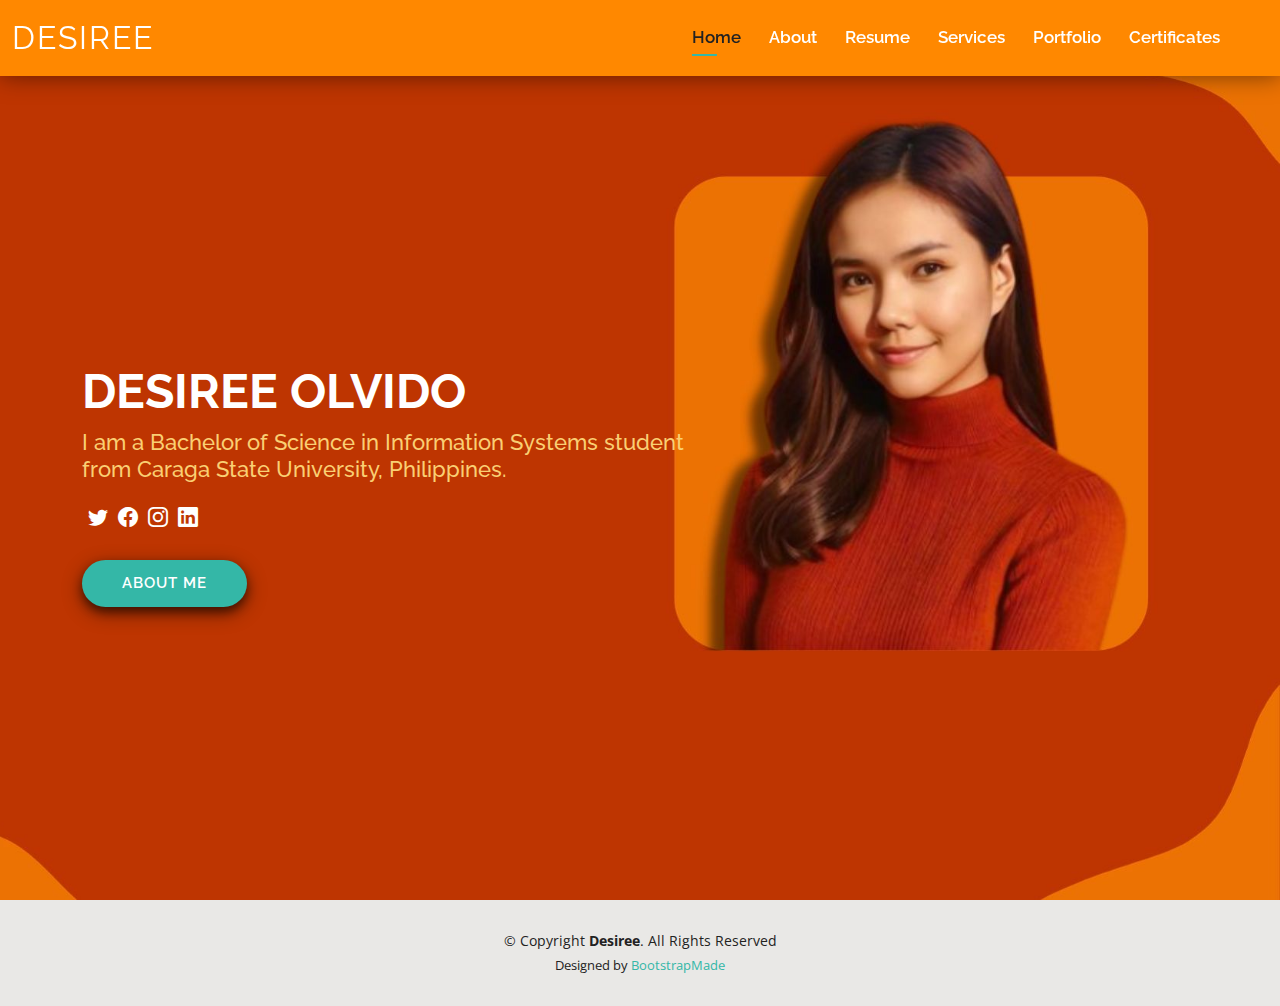
<file: index.html>
<!DOCTYPE html>
<html lang="en">

<head>
  <meta charset="utf-8">
  <meta content="width=device-width, initial-scale=1.0" name="viewport">
  <!--tab name-->
  <title>Desiree Olvido</title>
  <meta content="" name="description">
  <meta content="" name="keywords">

  <!-- Favicons -->
  <link href="assets/img/favicon.png" rel="icon">

  <!-- Google Fonts -->
  <link href="https://fonts.googleapis.com/css?family=Open+Sans:300,300i,400,400i,600,600i,700,700i|Raleway:300,300i,400,400i,500,500i,600,600i,700,700i|Poppins:300,300i,400,400i,500,500i,600,600i,700,700i" rel="stylesheet">

  <!-- Vendor CSS Files -->
  <link href="assets/vendor/aos/aos.css" rel="stylesheet">
  <link href="assets/vendor/bootstrap/css/bootstrap.min.css" rel="stylesheet">
  <link href="assets/vendor/bootstrap-icons/bootstrap-icons.css" rel="stylesheet">
  <link href="assets/vendor/boxicons/css/boxicons.min.css" rel="stylesheet">
  <link href="assets/vendor/glightbox/css/glightbox.min.css" rel="stylesheet">
  <link href="assets/vendor/swiper/swiper-bundle.min.css" rel="stylesheet">

  <!-- Template Main CSS File -->
  <link href="assets/css/style.css" rel="stylesheet">

  <!-- =======================================================
  * Template Name: Kelly
  * Updated: Sep 18 2023 with Bootstrap v5.3.2
  * Template URL: https://bootstrapmade.com/kelly-free-bootstrap-cv-resume-html-template/
  * Author: BootstrapMade.com
  * License: https://bootstrapmade.com/license/
  ======================================================== -->
</head>

<body>

  <!-- ======= Header ======= -->
  <header id="header" class="fixed-top">
    <div class="container-fluid d-flex justify-content-between align-items-center">

      <h1 class="logo me-auto me-lg-0"><a href="index.html">Desiree</a></h1>
      <!-- Uncomment below if you prefer to use an image logo -->
      <!--<a href="index.html" class="logo"><img src="assets/img/logo.png" alt="" class="img-fluid"></a>-->

      <nav id="navbar" class="navbar order-last order-lg-0 pe-5">
        <ul>
          <li><a class="active" href="index.html">Home</a></li>
          <li><a href="about.html">About</a></li>
          <li><a href="resume.html">Resume</a></li>
          <li><a href="services.html">Services</a></li>
          <li><a href="portfolio.html">Portfolio</a></li>
          <li><a href="certificates.html">Certificates</a></li>
        </ul>
        <i class="bi bi-list mobile-nav-toggle"></i>
      </nav><!-- .navbar -->

    </div>

  </header><!-- End Header -->

  <!-- ======= Hero Section ======= -->
  <section id="hero" class="d-flex align-items-center">
    <div class="container d-flex flex-column align-items-start" data-aos="fade-up" data-aos-delay="200">
      <h1 class="text-uppercase">Desiree Olvido</h1>
      <h2>I am a Bachelor of Science in Information Systems student <br> from Caraga State University, Philippines.</h2>

      <div class="social-links pt-4">
        <a href="https://twitter.com/Desiree55153929" class="twitter"><i class="bi bi-twitter"></i></a>
        <a href="https://web.facebook.com/desiree.olvido" class="facebook"><i class="bi bi-facebook"></i></a>
        <a href="https://www.instagram.com/desiree_olvido/" class="instagram"><i class="bi bi-instagram"></i></a>
        <a href="https://www.linkedin.com/in/desiree-olvido-1ba859295/" class="linkedin"><i class="bi bi-linkedin"></i></a>
      </div>
      <a href="about.html" class="btn-about">About Me</a>
    </div>
  </section><!-- End Hero -->

  <!-- ======= Footer ======= -->
  <footer id="footer">
    <div class="container">
      <div class="copyright">
        &copy; Copyright <strong><span>Desiree</span></strong>. All Rights Reserved
      </div>
      <div class="credits">
        <!-- All the links in the footer should remain intact. -->
        <!-- You can delete the links only if you purchased the pro version. -->
        <!-- Licensing information: https://bootstrapmade.com/license/ -->
        <!-- Purchase the pro version with working PHP/AJAX contact form: https://bootstrapmade.com/kelly-free-bootstrap-cv-resume-html-template/ -->
        Designed by <a href="https://bootstrapmade.com/">BootstrapMade</a>
      </div>
    </div>
  </footer><!-- End  Footer -->

  <div id="preloader"></div>
  <a href="#" class="back-to-top d-flex align-items-center justify-content-center"><i class="bi bi-arrow-up-short"></i></a>

  <!-- Vendor JS Files -->
  <script src="assets/vendor/purecounter/purecounter_vanilla.js"></script>
  <script src="assets/vendor/aos/aos.js"></script>
  <script src="assets/vendor/bootstrap/js/bootstrap.bundle.min.js"></script>
  <script src="assets/vendor/glightbox/js/glightbox.min.js"></script>
  <script src="assets/vendor/isotope-layout/isotope.pkgd.min.js"></script>
  <script src="assets/vendor/swiper/swiper-bundle.min.js"></script>
  <script src="assets/vendor/waypoints/noframework.waypoints.js"></script>
  <script src="assets/vendor/php-email-form/validate.js"></script>

  <!-- Template Main JS File -->
  <script src="assets/js/main.js"></script>

</body>

</html>
</file>
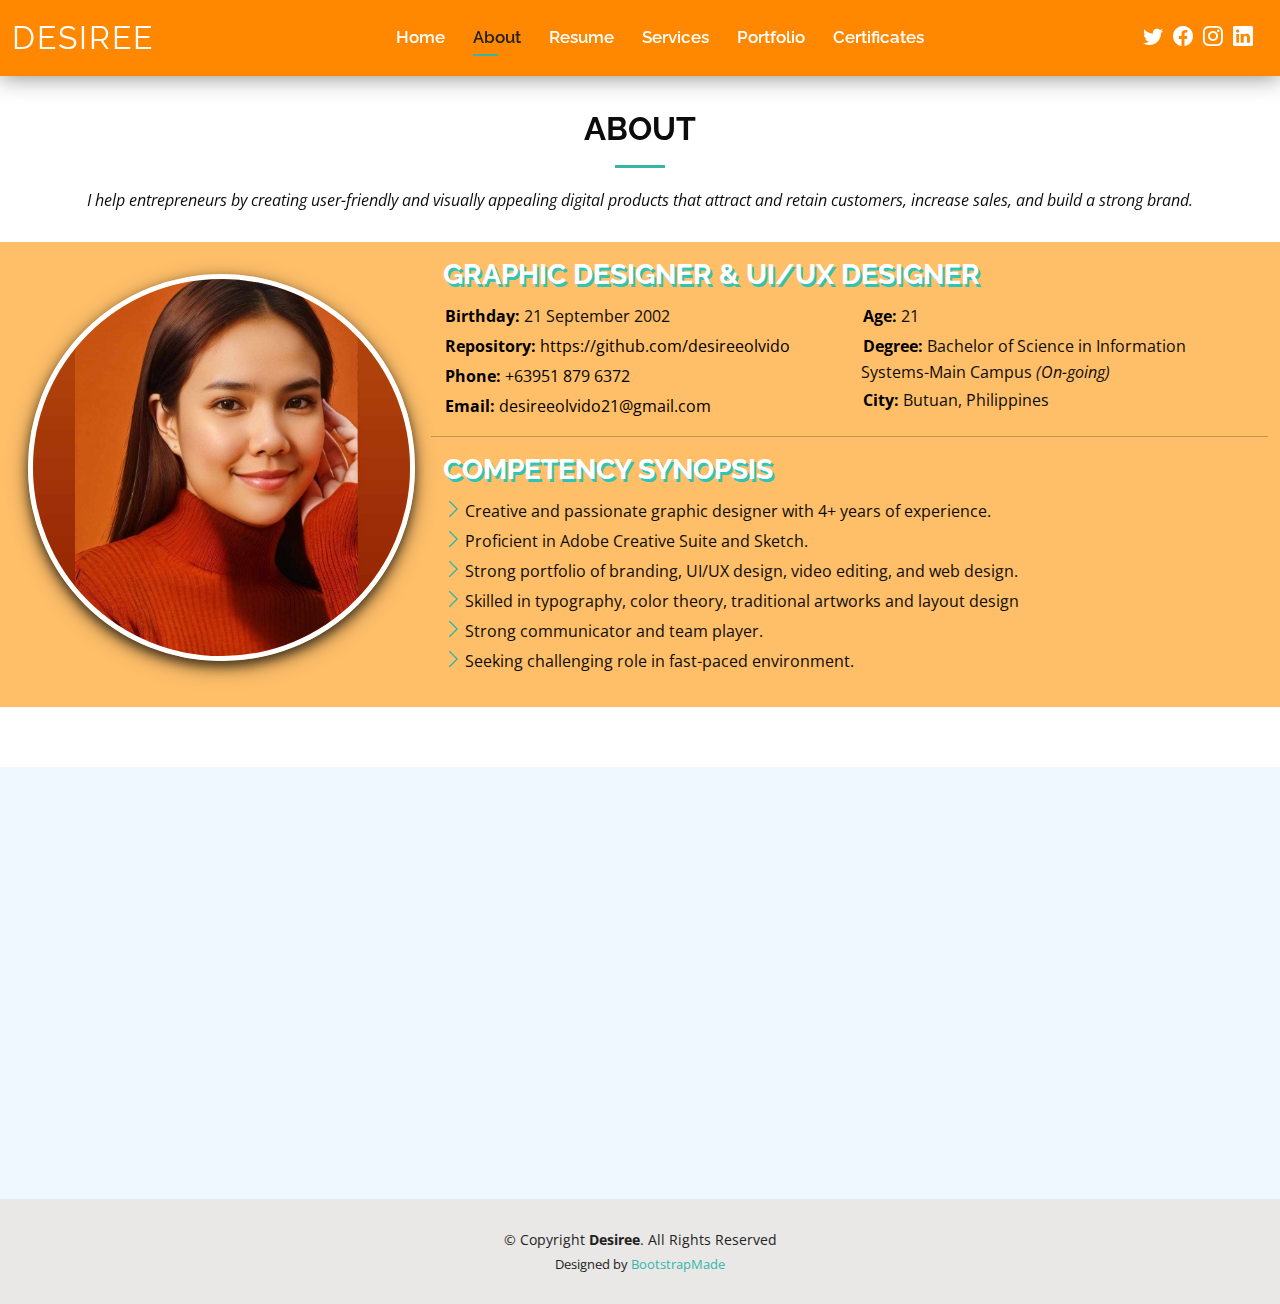
<file: about.html>
<!DOCTYPE html>
<html lang="en">

<head>
  <meta charset="utf-8">
  <meta content="width=device-width, initial-scale=1.0" name="viewport">

  <title>Desiree Olvido</title>
  <meta content="" name="description">
  <meta content="" name="keywords">

  <!-- Favicons -->
  <link href="assets/img/favicon.png" rel="icon">
  <link href="assets/img/apple-touch-icon.png" rel="apple-touch-icon">

  <!-- Google Fonts -->
  <link href="https://fonts.googleapis.com/css?family=Open+Sans:300,300i,400,400i,600,600i,700,700i|Raleway:300,300i,400,400i,500,500i,600,600i,700,700i|Poppins:300,300i,400,400i,500,500i,600,600i,700,700i" rel="stylesheet">

  <!-- Vendor CSS Files -->
  <link href="assets/vendor/aos/aos.css" rel="stylesheet">
  <link href="assets/vendor/bootstrap/css/bootstrap.min.css" rel="stylesheet">
  <link href="assets/vendor/bootstrap-icons/bootstrap-icons.css" rel="stylesheet">
  <link href="assets/vendor/boxicons/css/boxicons.min.css" rel="stylesheet">
  <link href="assets/vendor/glightbox/css/glightbox.min.css" rel="stylesheet">
  <link href="assets/vendor/swiper/swiper-bundle.min.css" rel="stylesheet">

  <!-- Template Main CSS File -->
  <link href="assets/css/style.css" rel="stylesheet">

  <!-- =======================================================
  * Template Name: Kelly
  * Updated: Sep 18 2023 with Bootstrap v5.3.2
  * Template URL: https://bootstrapmade.com/kelly-free-bootstrap-cv-resume-html-template/
  * Author: BootstrapMade.com
  * License: https://bootstrapmade.com/license/
  ======================================================== -->
</head>

<body>

  <!-- ======= Header ======= -->
  <header id="header" class="fixed-top">
    <div class="container-fluid d-flex justify-content-between align-items-center">

      <h1 class="logo me-auto me-lg-0"><a href="index.html">Desiree</a></h1>
      <!-- Uncomment below if you prefer to use an image logo -->
      <!-- <a href="index.html" class="logo"><img src="assets/img/logo.png" alt="" class="img-fluid"></a>-->

      <nav id="navbar" class="navbar order-last order-lg-0">
        <ul>
          <li><a href="index.html">Home</a></li>
          <li><a class="active" href="about.html">About</a></li>
          <li><a href="resume.html">Resume</a></li>
          <li><a href="services.html">Services</a></li>
          <li><a href="portfolio.html">Portfolio</a></li>
          <li><a href="certificates.html">Certificates</a></li>
        </ul>
        <i class="bi bi-list mobile-nav-toggle"></i>
      </nav><!-- .navbar -->

      <div class="social-links">
        <a href="https://twitter.com/Desiree55153929" class="twitter"><i class="bi bi-twitter"></i></a>
        <a href="https://web.facebook.com/desiree.olvido" class="facebook"><i class="bi bi-facebook"></i></a>
        <a href="https://www.instagram.com/desiree_olvido/" class="instagram"><i class="bi bi-instagram"></i></a>
        <a href="https://www.linkedin.com/in/desiree-olvido-1ba859295/" class="linkedin"><i class="bi bi-linkedin"></i></a>
      </div>

    </div>

  </header><!-- End Header -->

  <main id="main">

    <!-- ======= About Section ======= -->
    <section id="about" class="about">
      <div class="container-fluid" data-aos="zoom-in">
        <div class="section-title">
          <h2>About</h2>
        <p>
          <em>
            I help entrepreneurs by creating user-friendly and visually appealing digital products that attract and retain customers, increase sales, and build a strong brand.
          </em>
        </p>  
        </div>
      </div>

      <div class="container-fluid"  data-aos="fade-up" id="myself">
          <div class="row py-3 m-0 bb">
            <div class="col-lg-4 p-3">
              <img src="assets/img/about.jpg" class="img-fluid rounded-circle" alt="">
            </div>
            <div class="col-lg-8 pt-4 pt-lg-0 content">
              <h3>GRAPHIC DESIGNER &amp; UI/UX DESIGNER</h3>
              <div class="row">
                <div class="col-lg-6">
                  <ul>
                    <li><i class="bi bi-rounded-right"></i> <strong>Birthday:</strong> 21 September 2002</li>
                    <li><i class="bi bi-rounded-right"></i> <strong>Repository:</strong><a href="https://github.com/desireeolvido"> https://github.com/desireeolvido</a></li>
                    <li><i class="bi bi-rounded-right"></i> <strong>Phone:</strong><a href="tel:+639518796372"> +63951 879 6372</a></li>
                    <li><i class="bi bi-rounded-right"></i> <strong>Email:</strong><a href="mailto:desireeolvido21@gmail.com"> desireeolvido21@gmail.com</a></li>
                  </ul>
                </div>
                <div class="col-lg-6">
                  <ul>
                    <li><i class="bi bi-rounded-right"></i> <strong>Age:</strong> 21</li>
                    <li><i class="bi bi-rounded-right"></i> <strong>Degree:</strong> Bachelor of Science in Information Systems-Main Campus <em>(On-going)</em></li>
                    <li><i class="bi bi-rounded-right"></i> <strong>City:</strong> Butuan, Philippines</li>
                  </ul>
                </div>
                <hr>
                <h3>COMPETENCY SYNOPSIS</h3>
                <div>
                  <ul>
                    <li><i class="bi bi-chevron-right"></i>Creative and passionate graphic designer with 4+ years of experience.</li>
                    <li><i class="bi bi-chevron-right"></i>Proficient in Adobe Creative Suite and Sketch.</li>
                    <li><i class="bi bi-chevron-right"></i>Strong portfolio of branding, UI/UX design, video editing, and web design.</li>
                    <li><i class="bi bi-chevron-right"></i>Skilled in typography, color theory, traditional artworks and layout design</li>
                    <li><i class="bi bi-chevron-right"></i>Strong communicator and team player.</li>
                    <li><i class="bi bi-chevron-right"></i>Seeking challenging role in fast-paced environment.</li>
                  </ul>
                </div>
              </div>
          </div>
        </div>
      </div>
    </section><!-- End About Section -->

    <!-- ======= Skills Section ======= -->
    <section id="skills" class="skills py-5">
      <div class="container" data-aos="fade-up">

        <div class="section-title">
          <h2>Skills</h2>
          <p>
            <em>
              I have a strong foundation in front-end web development, with proficiency in HTML, CSS, JavaScript, Figma, Canva, and Photoshop. I can use these skills to create high-quality websites and apps, and to design visually appealing digital products.
            </em>
          </p>
        </div>

        <div class="row skills-content">

          <div class="col-lg-6">

            <div class="progress">
              <span class="skill">HTML <i class="val">100%</i></span>
              <div class="progress-bar-animated">
                <div class="progress-bar progress-bar-striped progress-bar-animated" role="progressbar"  aria-valuenow="100" aria-valuemin="0" aria-valuemax="100"></div>
              </div>
            </div>

            <div class="progress">
              <span class="skill">CSS <i class="val">90%</i></span>
              <div class="progress-bar-animated">
                <div class="progress-bar progress-bar-striped progress-bar-animated" role="progressbar" aria-valuenow="90" aria-valuemin="0" aria-valuemax="100"></div>
              </div>
            </div>

            <div class="progress">
              <span class="skill">JavaScript <i class="val">75%</i></span>
              <div class="progress-bar-animated">
                <div class="progress-bar progress-bar-striped progress-bar-animated" role="progressbar" aria-valuenow="75" aria-valuemin="0" aria-valuemax="100"></div>
              </div>
            </div>

          </div>

          <div class="col-lg-6">

            <div class="progress">
              <span class="skill">Figma <i class="val">80%</i></span>
              <div class="progress-bar-animated">
                <div class="progress-bar progress-bar-striped progress-bar-animated" role="progressbar" aria-valuenow="80" aria-valuemin="0" aria-valuemax="100"></div>
              </div>
            </div>

            <div class="progress">
              <span class="skill">Canva <i class="val">75%</i></span>
              <div class="progress-bar-animated">
                <div class="progress-bar progress-bar-striped progress-bar-animated" role="progressbar"  aria-valuenow="75" aria-valuemin="0" aria-valuemax="100"></div>
              </div>
            </div>

            <div class="progress">
              <span class="skill">Photoshop <i class="val">55%</i></span>
              <div class="progress-bar-animated">
                <div class="progress-bar progress-bar-striped progress-bar-animated" role="progressbar"  aria-valuenow="55" aria-valuemin="0" aria-valuemax="100"></div>
              </div>
            </div>

          </div>

        </div>

      </div>
    </section><!-- End Skills Section -->


  </main><!-- End #main -->

  <!-- ======= Footer ======= -->
  <footer id="footer">
    <div class="container">
      <div class="copyright">
        &copy; Copyright <strong><span>Desiree</span></strong>. All Rights Reserved
      </div>
      <div class="credits">
        <!-- All the links in the footer should remain intact. -->
        <!-- You can delete the links only if you purchased the pro version. -->
        <!-- Licensing information: https://bootstrapmade.com/license/ -->
        <!-- Purchase the pro version with working PHP/AJAX contact form: https://bootstrapmade.com/kelly-free-bootstrap-cv-resume-html-template/ -->
        Designed by <a href="https://bootstrapmade.com/">BootstrapMade</a>
      </div>
    </div>
  </footer><!-- End  Footer -->

  <div id="preloader"></div>
  <a href="#" class="back-to-top d-flex align-items-center justify-content-center"><i class="bi bi-arrow-up-short"></i></a>

  <!-- Vendor JS Files -->
  <script src="assets/vendor/purecounter/purecounter_vanilla.js"></script>
  <script src="assets/vendor/aos/aos.js"></script>
  <script src="assets/vendor/bootstrap/js/bootstrap.bundle.min.js"></script>
  <script src="assets/vendor/glightbox/js/glightbox.min.js"></script>
  <script src="assets/vendor/isotope-layout/isotope.pkgd.min.js"></script>
  <script src="assets/vendor/swiper/swiper-bundle.min.js"></script>
  <script src="assets/vendor/waypoints/noframework.waypoints.js"></script>
  <script src="assets/vendor/php-email-form/validate.js"></script>

  <!-- Template Main JS File -->
  <script src="assets/js/main.js"></script>

</body>

</html>
</file>
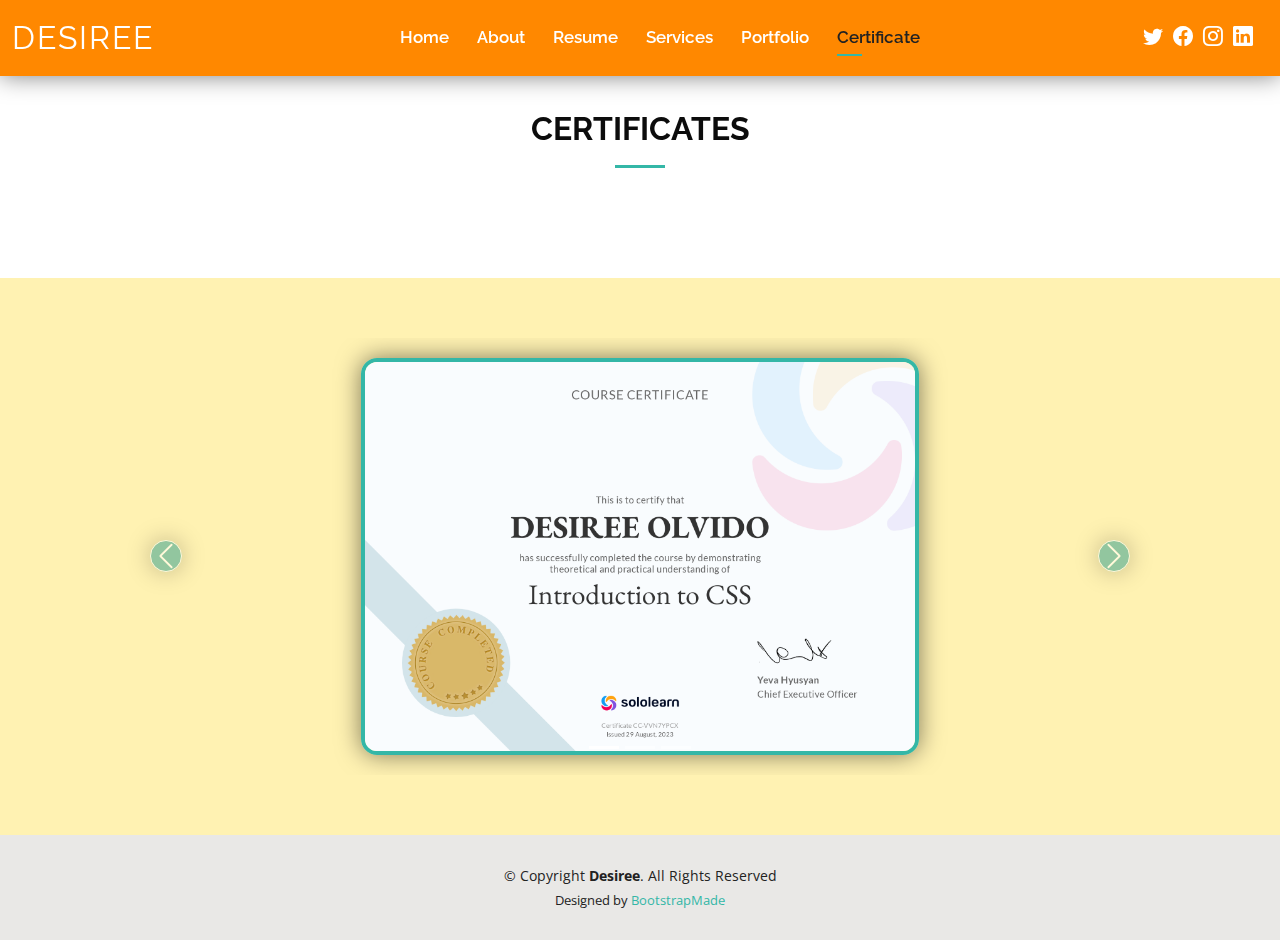
<file: certificates.html>
<!DOCTYPE html>
<html lang="en">

<head>
  <meta charset="utf-8">
  <meta content="width=device-width, initial-scale=1.0" name="viewport">

  <title>Certificates</title>
  <meta content="" name="description">
  <meta content="" name="keywords">

  <!-- Favicons -->
  <link href="assets/img/favicon.png" rel="icon">
  <link href="assets/img/apple-touch-icon.png" rel="apple-touch-icon">

  <!-- Google Fonts -->
  <link href="https://fonts.googleapis.com/css?family=Open+Sans:300,300i,400,400i,600,600i,700,700i|Raleway:300,300i,400,400i,500,500i,600,600i,700,700i|Poppins:300,300i,400,400i,500,500i,600,600i,700,700i" rel="stylesheet">

  <!-- Vendor CSS Files -->
  <link href="assets/vendor/aos/aos.css" rel="stylesheet">
  <link href="assets/vendor/bootstrap/css/bootstrap.min.css" rel="stylesheet">
  <link href="assets/vendor/bootstrap-icons/bootstrap-icons.css" rel="stylesheet">
  <link href="assets/vendor/boxicons/css/boxicons.min.css" rel="stylesheet">
  <link href="assets/vendor/glightbox/css/glightbox.min.css" rel="stylesheet">
  <link href="assets/vendor/swiper/swiper-bundle.min.css" rel="stylesheet">

  <!-- Template Main CSS File -->
  <link href="assets/css/style.css" rel="stylesheet">

  <!-- =======================================================
  * Template Name: Kelly
  * Updated: Sep 18 2023 with Bootstrap v5.3.2
  * Template URL: https://bootstrapmade.com/kelly-free-bootstrap-cv-resume-html-template/
  * Author: BootstrapMade.com
  * License: https://bootstrapmade.com/license/
  ======================================================== -->
</head>

<body>

  <!-- ======= Header ======= -->
  <header id="header" class="fixed-top">
    <div class="container-fluid d-flex justify-content-between align-items-center">

      <h1 class="logo me-auto me-lg-0"><a href="index.html">Desiree</a></h1>
      <!-- Uncomment below if you prefer to use an image logo -->
      <!-- <a href="index.html" class="logo"><img src="assets/img/logo.png" alt="" class="img-fluid"></a>-->

      <nav id="navbar" class="navbar order-last order-lg-0">
        <ul>
          <li><a href="index.html">Home</a></li>
          <li><a href="about.html">About</a></li>
          <li><a href="resume.html">Resume</a></li>
          <li><a href="services.html">Services</a></li>
          <li><a href="portfolio.html">Portfolio</a></li>
          <li><a class="active" href="certificates.html">Certificate</a></li>
        </ul>
        <i class="bi bi-list mobile-nav-toggle"></i>
      </nav><!-- .navbar -->

      <div class="social-links">
        <a href="https://twitter.com/Desiree55153929" class="twitter"><i class="bi bi-twitter"></i></a>
        <a href="https://web.facebook.com/desiree.olvido" class="facebook"><i class="bi bi-facebook"></i></a>
        <a href="https://www.instagram.com/desiree_olvido/" class="instagram"><i class="bi bi-instagram"></i></a>
        <a href="https://www.linkedin.com/in/desiree-olvido-1ba859295/" class="linkedin"><i class="bi bi-linkedin"></i></a>
      </div>
    </div>

  </header><!-- End Header -->

  <main id="main">

    <!-- ======= Certificates Section ======= -->
    <section id="contact" class="contact">
      <div class="container">

        <div class="section-title" data-aos="zoom-in">
          <h2>Certificates</h2>
      </div>
    </section><!-- End Certificates Section -->

    <section id="certifictes" class="certificates">
      <!--Start Certificates Section-->
      <div class="container" data-aos="zoom-in">
        <div id="carouselExampleCaptions" class="carousel slide">
          <div class="carousel-indicators">
            <button type="button" data-bs-target="#carouselExampleCaptions" data-bs-slide-to="0" class="active" aria-current="true" aria-label="Slide 1"></button>
            <button type="button" data-bs-target="#carouselExampleCaptions" data-bs-slide-to="1" aria-label="Slide 2"></button>
            <button type="button" data-bs-target="#carouselExampleCaptions" data-bs-slide-to="2" aria-label="Slide 3"></button>
          </div>
          <div class="carousel-inner">
            <div class="carousel-item active">
              <img src="assets/img/certificates/cert_css.png" class="d-block w-50 mx-auto rounded-4" alt="">
            </div>
            <div class="carousel-item">
              <img src="assets/img/certificates/cert_html.png" class="d-block w-50 mx-auto rounded-4" alt="">
            </div>
            <div class="carousel-item">
              <img src="assets/img/certificates/cert_participation.jpg" class="d-block w-50 mx-auto rounded-4" alt="">
            </div>
            <div class="carousel-item">
              <img src="assets/img/certificates/cert_commendation.jpg" class="d-block w-50 mx-auto rounded-4" alt="">
            </div>
          </div>                
          <button class="carousel-control-prev" type="button" data-bs-target="#carouselExampleCaptions" data-bs-slide="prev">
            <span class="carousel-control-prev-icon" aria-hidden="true"></span>
            <span class="visually-hidden">Previous</span>
          </button>
          <button class="carousel-control-next" type="button" data-bs-target="#carouselExampleCaptions" data-bs-slide="next">
            <span class="carousel-control-next-icon" aria-hidden="true"></span>
            <span class="visually-hidden">Next</span>
          </button>
        </div>
      </div>
      <!--End Certificates Section-->
    </section>

  </main><!-- End #main -->

  <!-- ======= Footer ======= -->
  <footer id="footer">
    <div class="container">
      <div class="copyright">
        &copy; Copyright <strong><span>Desiree</span></strong>. All Rights Reserved
      </div>
      <div class="credits">
        <!-- All the links in the footer should remain intact. -->
        <!-- You can delete the links only if you purchased the pro version. -->
        <!-- Licensing information: https://bootstrapmade.com/license/ -->
        <!-- Purchase the pro version with working PHP/AJAX contact form: https://bootstrapmade.com/kelly-free-bootstrap-cv-resume-html-template/ -->
        Designed by <a href="https://bootstrapmade.com/">BootstrapMade</a>
      </div>
    </div>
  </footer><!-- End  Footer -->

  <div id="preloader"></div>
  <a href="#" class="back-to-top d-flex align-items-center justify-content-center"><i class="bi bi-arrow-up-short"></i></a>

  <!-- Vendor JS Files -->
  <script src="assets/vendor/purecounter/purecounter_vanilla.js"></script>
  <script src="assets/vendor/aos/aos.js"></script>
  <script src="assets/vendor/bootstrap/js/bootstrap.bundle.min.js"></script>
  <script src="assets/vendor/glightbox/js/glightbox.min.js"></script>
  <script src="assets/vendor/isotope-layout/isotope.pkgd.min.js"></script>
  <script src="assets/vendor/swiper/swiper-bundle.min.js"></script>
  <script src="assets/vendor/waypoints/noframework.waypoints.js"></script>
  <script src="assets/vendor/php-email-form/validate.js"></script>

  <!-- Template Main JS File -->
  <script src="assets/js/main.js"></script>

</body>

</html>
</file>
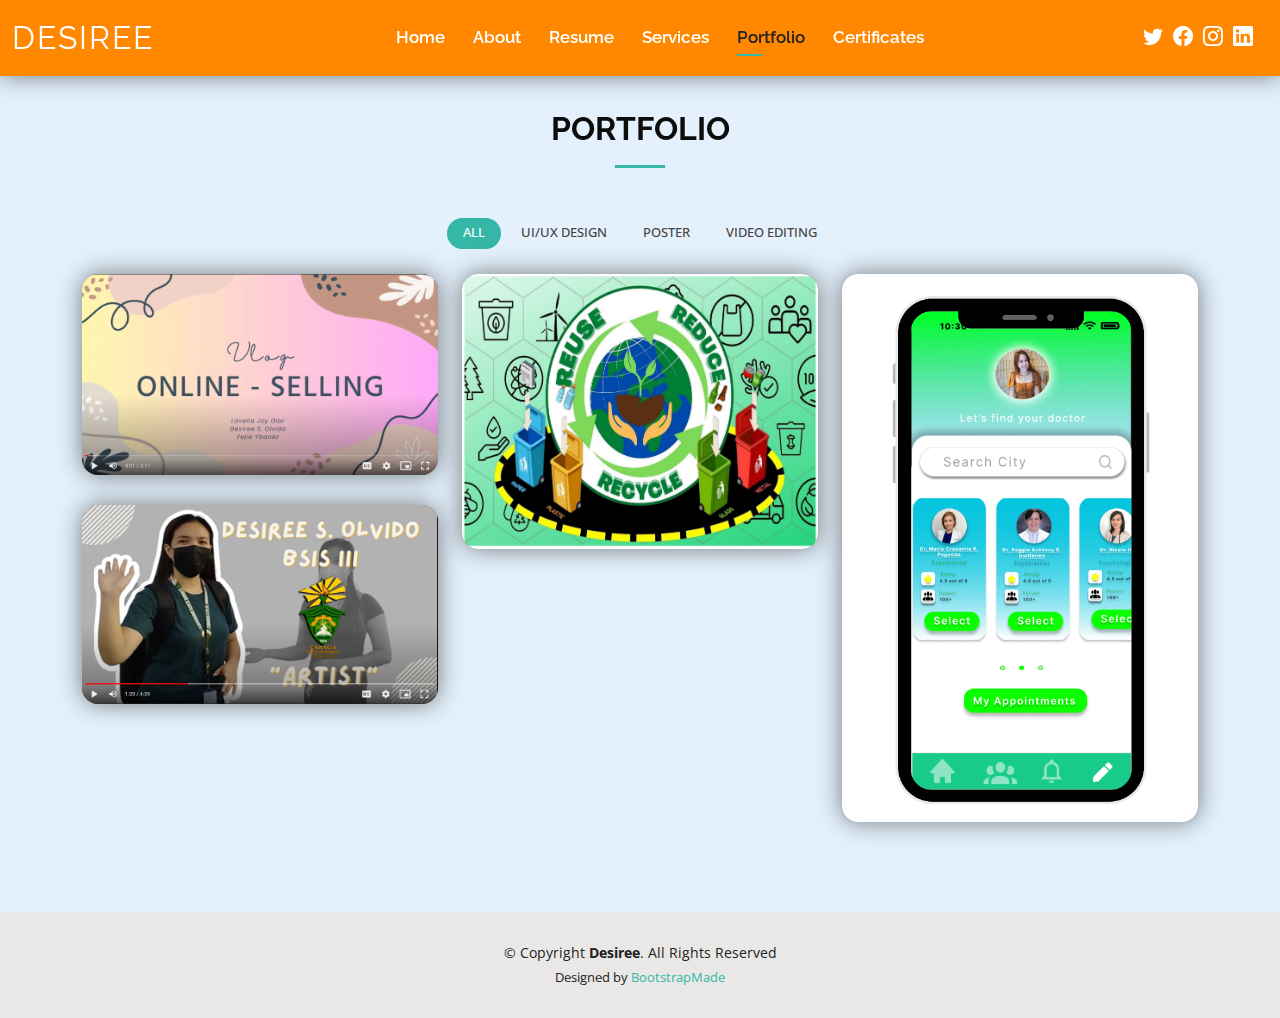
<file: portfolio.html>
<!DOCTYPE html>
<html lang="en">

<head>
  <meta charset="utf-8">
  <meta content="width=device-width, initial-scale=1.0" name="viewport">

  <title>Portfolio - Kelly Bootstrap Template</title>
  <meta content="" name="description">
  <meta content="" name="keywords">

  <!-- Favicons -->
  <link href="assets/img/favicon.png" rel="icon">
  <link href="assets/img/apple-touch-icon.png" rel="apple-touch-icon">

  <!-- Google Fonts -->
  <link href="https://fonts.googleapis.com/css?family=Open+Sans:300,300i,400,400i,600,600i,700,700i|Raleway:300,300i,400,400i,500,500i,600,600i,700,700i|Poppins:300,300i,400,400i,500,500i,600,600i,700,700i" rel="stylesheet">

  <!-- Vendor CSS Files -->
  <link href="assets/vendor/aos/aos.css" rel="stylesheet">
  <link href="assets/vendor/bootstrap/css/bootstrap.min.css" rel="stylesheet">
  <link href="assets/vendor/bootstrap-icons/bootstrap-icons.css" rel="stylesheet">
  <link href="assets/vendor/boxicons/css/boxicons.min.css" rel="stylesheet">
  <link href="assets/vendor/glightbox/css/glightbox.min.css" rel="stylesheet">
  <link href="assets/vendor/swiper/swiper-bundle.min.css" rel="stylesheet">

  <!-- Template Main CSS File -->
  <link href="assets/css/style.css" rel="stylesheet">

  <!-- =======================================================
  * Template Name: Kelly
  * Updated: Sep 18 2023 with Bootstrap v5.3.2
  * Template URL: https://bootstrapmade.com/kelly-free-bootstrap-cv-resume-html-template/
  * Author: BootstrapMade.com
  * License: https://bootstrapmade.com/license/
  ======================================================== -->
</head>

<body>

  <!-- ======= Header ======= -->
  <header id="header" class="fixed-top">
    <div class="container-fluid d-flex justify-content-between align-items-center">

      <h1 class="logo me-auto me-lg-0"><a href="index.html">Desiree</a></h1>
      <!-- Uncomment below if you prefer to use an image logo -->
      <!-- <a href="index.html" class="logo"><img src="assets/img/logo.png" alt="" class="img-fluid"></a>-->

      <nav id="navbar" class="navbar order-last order-lg-0">
        <ul>
          <li><a href="index.html">Home</a></li>
          <li><a href="about.html">About</a></li>
          <li><a href="resume.html">Resume</a></li>
          <li><a href="services.html">Services</a></li>
          <li><a class="active" href="portfolio.html">Portfolio</a></li>
          <li><a href="certificates.html">Certificates</a></li>
        </ul>
        <i class="bi bi-list mobile-nav-toggle"></i>
      </nav><!-- .navbar -->

      <div class="social-links">
        <a href="https://twitter.com/Desiree55153929" class="twitter"><i class="bi bi-twitter"></i></a>
        <a href="https://web.facebook.com/desiree.olvido" class="facebook"><i class="bi bi-facebook"></i></a>
        <a href="https://www.instagram.com/desiree_olvido/" class="instagram"><i class="bi bi-instagram"></i></a>
        <a href="https://www.linkedin.com/in/desiree-olvido-1ba859295/" class="linkedin"><i class="bi bi-linkedin"></i></a>
      </div>
    </div>

  </header><!-- End Header -->

  <main id="main">

    <!-- ======= Portfolio Section ======= -->
    <section id="portfolio" class="portfolio">
      <div class="container">

        <div class="section-title" data-aos="zoom-in">
          <h2>Portfolio</h2>
        </div>

        <div class="row" data-aos="fade-up" data-aos-delay="100">
          <div class="col-lg-12 d-flex justify-content-center">
            <ul id="portfolio-flters">
              <li data-filter="*" class="filter-active">All</li>
              <li data-filter=".filter-app">UI/UX Design</li>
              <li data-filter=".filter-card">Poster</li>
              <li data-filter=".filter-web">Video Editing</li>
            </ul>
          </div>
        </div>

        <div class="row portfolio-container" data-aos="fade-up" data-aos-delay="200">

          <div class="col-lg-4 col-md-6 portfolio-item filter-web">
            <div class="portfolio-wrap rounded-4">
              <img src="assets/img/myportfolio/vlog online selling.png" class="img-fluid" alt="">
              <div class="portfolio-info">
                <h4>Vlog Online Selling</h4>
                <p>ERJ Village Pet Shop (Project)</p>
                <div class="portfolio-links">
                  <a href="assets/img/myportfolio/vlog online selling.png" data-gallery="portfolioGallery" class="portfolio-lightbox" title="Web 3"><i class="bx bx-plus"></i></a>
                  <a href="https://drive.google.com/file/d/16Qj7vc_SATuY9fHdmpNda7CeRv71LfbC/view?usp=sharing" data-glightbox="type: external" title="Portfolio Details"><i class="bx bx-link"></i></a>
                </div>
              </div>
            </div>
          </div>

          <div class="col-lg-4 col-md-6 portfolio-item filter-card">
            <div class="portfolio-wrap rounded-4">
              <img src="assets/img/myportfolio/Poster Campaign_page-0001.jpg" class="img-fluid" alt="">
              <div class="portfolio-info">
                <h4>Poster Campaign</h4>
                <p>My poster emphasizes the significance of maintaining awareness about proper
                  waste disposal. We must be responsible enough to practice the three R&#39;s: reduce,
                  reuse, and recycle. Using this method, we can reduce our solid waste problems
                  while also making our environment cleaner and greener.</p>
                <div class="portfolio-links">
                  <a href="assets/img/myportfolio/Poster Campaign_page-0001.jpg" data-gallery="portfolioGallery" class="portfolio-lightbox" title="Card 2"><i class="bx bx-plus"></i></a>
                </div>
              </div>
            </div>
          </div>

          <div class="col-lg-4 col-md-6 portfolio-item filter-app">
            <div class="portfolio-wrap rounded-4">
              <img src="assets/img/myportfolio/figma_psychonic.png" class="img-fluid" alt="">
              <div class="portfolio-info">
                <h4>Psychonic</h4>
                <p>Software Engineering 1 (Project)</p>
                <div class="portfolio-links">
                  <a href="assets/img/myportfolio/figma_psychonic.png" data-gallery="portfolioGallery" class="portfolio-lightbox" title="App 3"><i class="bx bx-plus"></i></a>
                  <a href="https://www.figma.com/proto/LFcDNz4gHVStl2IuGveCiE/PsychConic_UI?type=design&node-id=32-340&t=4UqMoQd32q0gUpnV-1&scaling=scale-down&page-id=0%3A1&starting-point-node-id=19%3A6777&show-proto-sidebar=1&mode=design"  data-glightbox="type: external" title="Portfolio Details"><i class="bx bx-link"></i></a>
                </div>
              </div>
            </div>
          </div>

          <div class="col-lg-4 col-md-6 portfolio-item filter-web">
            <div class="portfolio-wrap rounded-4">
              <img src="assets/img/myportfolio/personality sketch vlog.png" class="img-fluid" alt="">
              <div class="portfolio-info">
                <h4>Personality Sketch Vlog</h4>
                <p>ARTAPP (Project)</p>
                <div class="portfolio-links">
                  <a href="assets/img/myportfolio/personality sketch vlog.png" data-gallery="portfolioGallery" class="portfolio-lightbox" title="Web 3"><i class="bx bx-plus"></i></a>
                  <a href="https://drive.google.com/file/d/1gd5w3v_xHI3-Vs7rKEexq_vfZw7EW6i3/view?usp=drive_link" data-glightbox="type: external" title="Portfolio Details"><i class="bx bx-link"></i></a>
                </div>
              </div>
            </div>
          </div>

        </div>

      </div>
    </section><!-- End Portfolio Section -->

  </main><!-- End #main -->

  <!-- ======= Footer ======= -->
  <footer id="footer">
    <div class="container">
      <div class="copyright">
        &copy; Copyright <strong><span>Desiree</span></strong>. All Rights Reserved
      </div>
      <div class="credits">
        <!-- All the links in the footer should remain intact. -->
        <!-- You can delete the links only if you purchased the pro version. -->
        <!-- Licensing information: https://bootstrapmade.com/license/ -->
        <!-- Purchase the pro version with working PHP/AJAX contact form: https://bootstrapmade.com/kelly-free-bootstrap-cv-resume-html-template/ -->
        Designed by <a href="https://bootstrapmade.com/">BootstrapMade</a>
      </div>
    </div>
  </footer><!-- End  Footer -->

  <div id="preloader"></div>
  <a href="#" class="back-to-top d-flex align-items-center justify-content-center"><i class="bi bi-arrow-up-short"></i></a>

  <!-- Vendor JS Files -->
  <script src="assets/vendor/purecounter/purecounter_vanilla.js"></script>
  <script src="assets/vendor/aos/aos.js"></script>
  <script src="assets/vendor/bootstrap/js/bootstrap.bundle.min.js"></script>
  <script src="assets/vendor/glightbox/js/glightbox.min.js"></script>
  <script src="assets/vendor/isotope-layout/isotope.pkgd.min.js"></script>
  <script src="assets/vendor/swiper/swiper-bundle.min.js"></script>
  <script src="assets/vendor/waypoints/noframework.waypoints.js"></script>
  <script src="assets/vendor/php-email-form/validate.js"></script>

  <!-- Template Main JS File -->
  <script src="assets/js/main.js"></script>

</body>

</html>
</file>
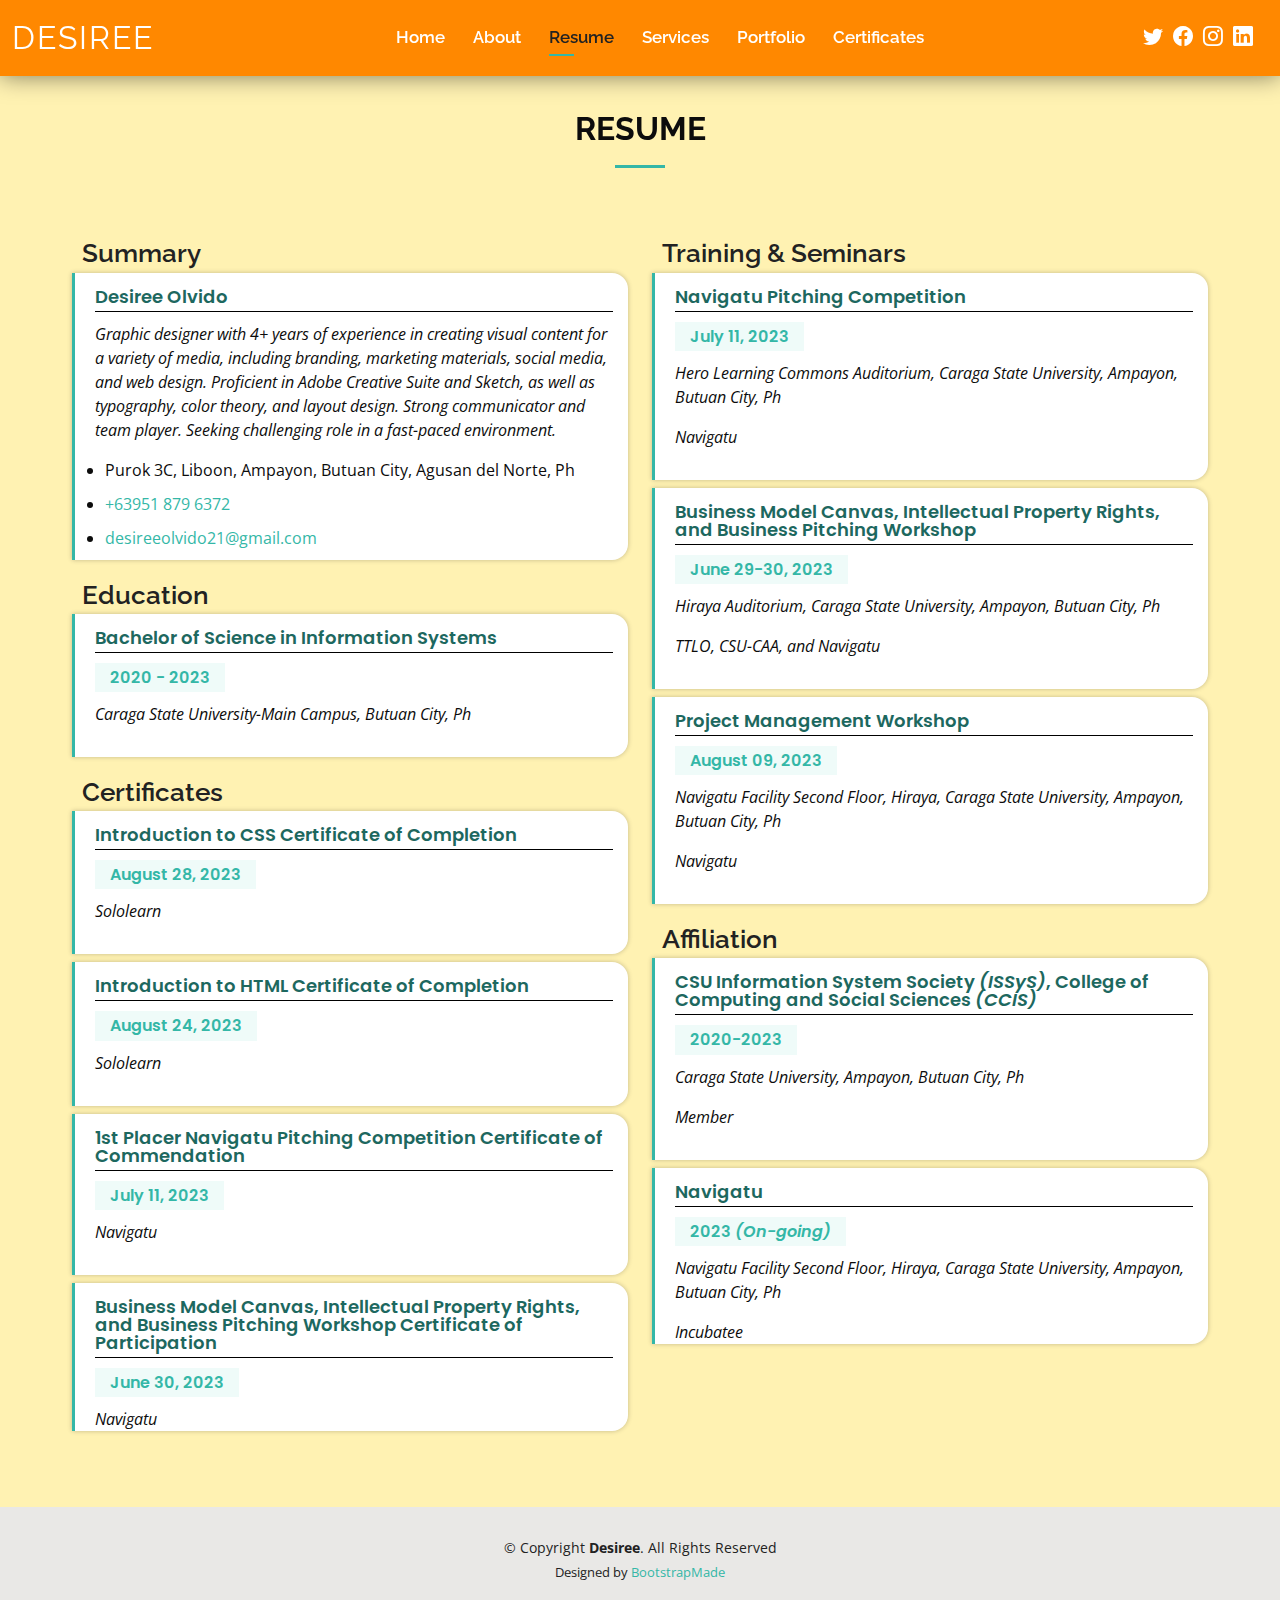
<file: resume.html>
<!DOCTYPE html>
<html lang="en">

<head>
  <meta charset="utf-8">
  <meta content="width=device-width, initial-scale=1.0" name="viewport">

  <title>Desiree Olvido</title>
  <meta content="" name="description">
  <meta content="" name="keywords">

  <!-- Favicons -->
  <link href="assets/img/favicon.png" rel="icon">
  <link href="assets/img/apple-touch-icon.png" rel="apple-touch-icon">

  <!-- Google Fonts -->
  <link href="https://fonts.googleapis.com/css?family=Open+Sans:300,300i,400,400i,600,600i,700,700i|Raleway:300,300i,400,400i,500,500i,600,600i,700,700i|Poppins:300,300i,400,400i,500,500i,600,600i,700,700i" rel="stylesheet">

  <!-- Vendor CSS Files -->
  <link href="assets/vendor/aos/aos.css" rel="stylesheet">
  <link href="assets/vendor/bootstrap/css/bootstrap.min.css" rel="stylesheet">
  <link href="assets/vendor/bootstrap-icons/bootstrap-icons.css" rel="stylesheet">
  <link href="assets/vendor/boxicons/css/boxicons.min.css" rel="stylesheet">
  <link href="assets/vendor/glightbox/css/glightbox.min.css" rel="stylesheet">
  <link href="assets/vendor/swiper/swiper-bundle.min.css" rel="stylesheet">

  <!-- Template Main CSS File -->
  <link href="assets/css/style.css" rel="stylesheet">

  <!-- =======================================================
  * Template Name: Kelly
  * Updated: Sep 18 2023 with Bootstrap v5.3.2
  * Template URL: https://bootstrapmade.com/kelly-free-bootstrap-cv-resume-html-template/
  * Author: BootstrapMade.com
  * License: https://bootstrapmade.com/license/
  ======================================================== -->
</head>

<body>

  <!-- ======= Header ======= -->
  <header id="header" class="fixed-top">
    <div class="container-fluid d-flex justify-content-between align-items-center">

      <h1 class="logo me-auto me-lg-0"><a href="index.html">Desiree</a></h1>
      <!-- Uncomment below if you prefer to use an image logo -->
      <!-- <a href="index.html" class="logo"><img src="assets/img/logo.png" alt="" class="img-fluid"></a>-->

      <nav id="navbar" class="navbar order-last order-lg-0">
        <ul>
          <li><a href="index.html">Home</a></li>
          <li><a href="about.html">About</a></li>
          <li><a class="active" href="resume.html">Resume</a></li>
          <li><a href="services.html">Services</a></li>
          <li><a href="portfolio.html">Portfolio</a></li>
          <li><a href="certificates.html">Certificates</a></li>
        </ul>
        <i class="bi bi-list mobile-nav-toggle"></i>
      </nav><!-- .navbar -->

      <div class="social-links">
        <a href="https://twitter.com/Desiree55153929" class="twitter"><i class="bi bi-twitter"></i></a>
        <a href="https://web.facebook.com/desiree.olvido" class="facebook"><i class="bi bi-facebook"></i></a>
        <a href="https://www.instagram.com/desiree_olvido/" class="instagram"><i class="bi bi-instagram"></i></a>
        <a href="https://www.linkedin.com/in/desiree-olvido-1ba859295/" class="linkedin"><i class="bi bi-linkedin"></i></a>
      </div>

    </div>

  </header><!-- End Header -->

  <main id="main">

    <!-- ======= Resume Section ======= -->
    <section id="resume" class="resume">
      <div class="container-fluid">

        <div class="section-title" data-aos="zoom-in">
          <h2>Resume</h2>
        </div>

        <div class="row mx-5"  data-aos="fade-up">
          <div class="col-lg-6">
            <h3 class="resume-title">Summary</h3>
            <div class="resume-item pb-0 rounded-end-4 ">
              <h4>Desiree Olvido</h4>
              <p>
                <em> 
                  Graphic designer with 4+ years of experience in creating visual content for a variety of media, including branding, marketing materials, social media, and web design. Proficient in Adobe Creative Suite and Sketch, as well as typography, color theory, and layout design. Strong communicator and team player. Seeking challenging role in a fast-paced environment.
                </em>
              </p>
              <p>
                <ul>
                  <li>Purok 3C, Liboon, Ampayon, Butuan City, Agusan del Norte, Ph</li>
                  <li><a href="tel:+63518796372">+63951 879 6372</a></li>
                  <li><a href="mailto:desireeolvido21@gmail.com">desireeolvido21@gmail.com</a></li>
                </ul>
              </p>
            </div>

            <h3 class="resume-title">Education</h3>
            <div class="resume-item rounded-end-4">
              <h4>Bachelor of Science in Information Systems</h4>
              <h5>2020 - 2023</h5>
              <p><em>Caraga State University-Main Campus, Butuan City, Ph</em></p>
            </div>

            <h3 class="resume-title">Certificates</h3>
            <div class="resume-item rounded-end-4">
              <h4>Introduction to CSS Certificate of Completion
              </h4>
              <h5>August 28, 2023</h5>
              <p><em>Sololearn</em></p>
            </div>

            <div class="resume-item rounded-end-4">
              <h4>Introduction to HTML Certificate of Completion                
              </h4>
              <h5>August 24, 2023</h5>
              <p><em>Sololearn</em></p>
            </div>

            <div class="resume-item rounded-end-4">
              <h4>1st Placer Navigatu Pitching Competition Certificate of Commendation                
              </h4>
              <h5>July 11, 2023</h5>
              <p><em>Navigatu</em></p>
            </div>

            <div class="resume-item rounded-end-4">
              <h4>Business Model Canvas, Intellectual Property Rights, and Business Pitching Workshop Certificate of Participation                 
              </h4>
              <h5>June 30, 2023</h5>
              <p><em>Navigatu</em></p>
            </div>
          </div>

          <div class="col-lg-6">
            <h3 class="resume-title">Training & Seminars</h3>
            <div class="resume-item rounded-end-4">
              <h4>Navigatu Pitching Competition</h4>
              <h5>July 11, 2023</h5>
              <p><em>Hero Learning Commons Auditorium, Caraga State University, Ampayon, Butuan City, Ph </em></p>
              <p><em>Navigatu</em></p>
            </div>

            <div class="resume-item rounded-end-4">
              <h4>Business Model Canvas, Intellectual Property Rights, and Business Pitching Workshop</h4>
              <h5>June 29-30, 2023</h5>
              <p><em>Hiraya Auditorium, Caraga State University, Ampayon, Butuan City, Ph </em></p>
              <p><em>TTLO, CSU-CAA, and Navigatu</em></p>
            </div>

            <div class="resume-item rounded-end-4">
              <h4>Project Management Workshop</h4>
              <h5>August 09, 2023</h5>
              <p><em>Navigatu Facility Second Floor, Hiraya, Caraga State University, Ampayon, Butuan City, Ph</em></p>
              <p><em>Navigatu</em></p>
            </div>

            <h3 class="resume-title">Affiliation</h3>
            <div class="resume-item rounded-end-4">
              <h4>CSU Information System Society <em>(ISSyS)</em>, College of Computing and Social Sciences <em>(CCIS)</em></h4>
              <h5>2020-2023</h5>
              <p><em>Caraga State University, Ampayon, Butuan City, Ph </em></p>
              <p><em>Member</em></p>
            </div>

            <div class="resume-item rounded-end-4">
              <h4>Navigatu</h4>
              <h5>2023 <em>(On-going)</em></h5>
              <p><em>Navigatu Facility Second Floor, Hiraya, Caraga State University, Ampayon, Butuan City, Ph</em></p>
              <p><em>Incubatee</em></p>
            </div>
          </div>
        </div>
      </div>
    </section><!-- End Resume Section -->

  </main><!-- End #main -->

  <!-- ======= Footer ======= -->
  <footer id="footer">
    <div class="container">
      <div class="copyright">
        &copy; Copyright <strong><span>Desiree</span></strong>. All Rights Reserved
      </div>
      <div class="credits">
        <!-- All the links in the footer should remain intact. -->
        <!-- You can delete the links only if you purchased the pro version. -->
        <!-- Licensing information: https://bootstrapmade.com/license/ -->
        <!-- Purchase the pro version with working PHP/AJAX contact form: https://bootstrapmade.com/kelly-free-bootstrap-cv-resume-html-template/ -->
        Designed by <a href="https://bootstrapmade.com/">BootstrapMade</a>
      </div>
    </div>
  </footer><!-- End  Footer -->

  <div id="preloader"></div>
  <a href="#" class="back-to-top d-flex align-items-center justify-content-center"><i class="bi bi-arrow-up-short"></i></a>

  <!-- Vendor JS Files -->
  <script src="assets/vendor/purecounter/purecounter_vanilla.js"></script>
  <script src="assets/vendor/aos/aos.js"></script>
  <script src="assets/vendor/bootstrap/js/bootstrap.bundle.min.js"></script>
  <script src="assets/vendor/glightbox/js/glightbox.min.js"></script>
  <script src="assets/vendor/isotope-layout/isotope.pkgd.min.js"></script>
  <script src="assets/vendor/swiper/swiper-bundle.min.js"></script>
  <script src="assets/vendor/waypoints/noframework.waypoints.js"></script>
  <script src="assets/vendor/php-email-form/validate.js"></script>

  <!-- Template Main JS File -->
  <script src="assets/js/main.js"></script>

</body>

</html>
</file>
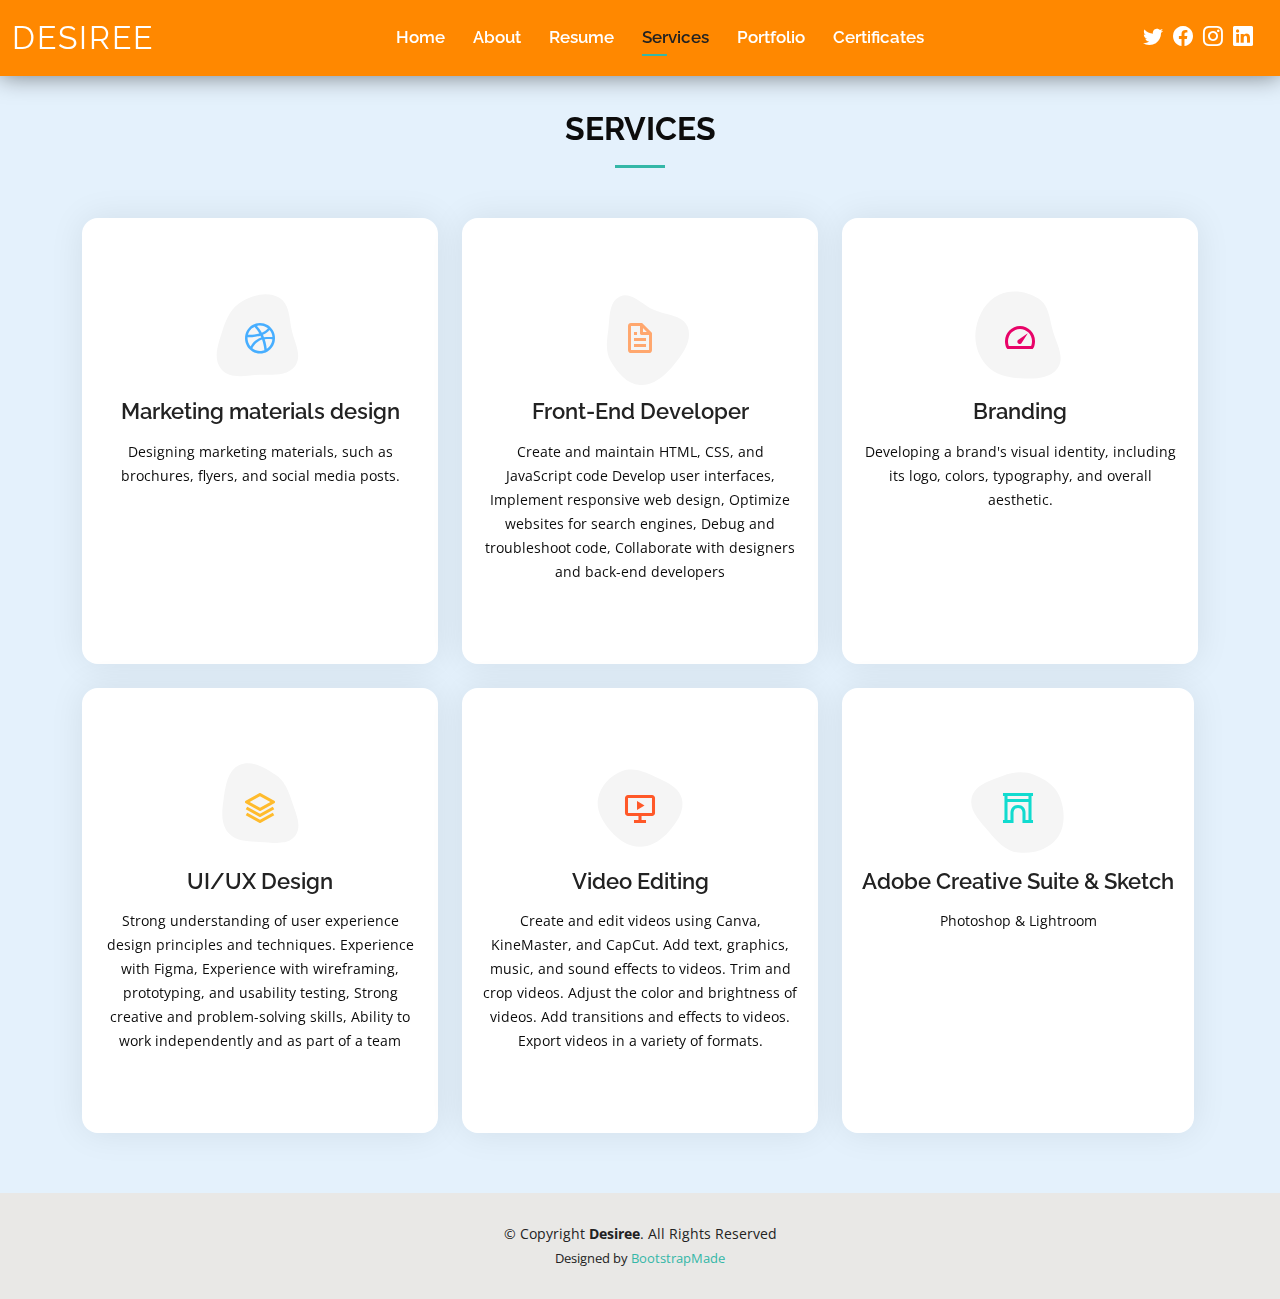
<file: services.html>
<!DOCTYPE html>
<html lang="en">

<head>
  <meta charset="utf-8">
  <meta content="width=device-width, initial-scale=1.0" name="viewport">

  <title>Desiree Olvido</title>
  <meta content="" name="description">
  <meta content="" name="keywords">

  <!-- Favicons -->
  <link href="assets/img/favicon.png" rel="icon">
  <link href="assets/img/apple-touch-icon.png" rel="apple-touch-icon">

  <!-- Google Fonts -->
  <link href="https://fonts.googleapis.com/css?family=Open+Sans:300,300i,400,400i,600,600i,700,700i|Raleway:300,300i,400,400i,500,500i,600,600i,700,700i|Poppins:300,300i,400,400i,500,500i,600,600i,700,700i" rel="stylesheet">

  <!-- Vendor CSS Files -->
  <link href="assets/vendor/aos/aos.css" rel="stylesheet">
  <link href="assets/vendor/bootstrap/css/bootstrap.min.css" rel="stylesheet">
  <link href="assets/vendor/bootstrap-icons/bootstrap-icons.css" rel="stylesheet">
  <link href="assets/vendor/boxicons/css/boxicons.min.css" rel="stylesheet">
  <link href="assets/vendor/glightbox/css/glightbox.min.css" rel="stylesheet">
  <link href="assets/vendor/swiper/swiper-bundle.min.css" rel="stylesheet">

  <!-- Template Main CSS File -->
  <link href="assets/css/style.css" rel="stylesheet">

  <!-- =======================================================
  * Template Name: Kelly
  * Updated: Sep 18 2023 with Bootstrap v5.3.2
  * Template URL: https://bootstrapmade.com/kelly-free-bootstrap-cv-resume-html-template/
  * Author: BootstrapMade.com
  * License: https://bootstrapmade.com/license/
  ======================================================== -->
</head>

<body>

  <!-- ======= Header ======= -->
  <header id="header" class="fixed-top">
    <div class="container-fluid d-flex justify-content-between align-items-center">

      <h1 class="logo me-auto me-lg-0"><a href="index.html">Desiree</a></h1>
      <!-- Uncomment below if you prefer to use an image logo -->
      <!-- <a href="index.html" class="logo"><img src="assets/img/logo.png" alt="" class="img-fluid"></a>-->

      <nav id="navbar" class="navbar order-last order-lg-0">
        <ul>
          <li><a href="index.html">Home</a></li>
          <li><a href="about.html">About</a></li>
          <li><a href="resume.html">Resume</a></li>
          <li><a class="active" href="services.html">Services</a></li>
          <li><a href="portfolio.html">Portfolio</a></li>
          <li><a href="certificates.html">Certificates</a></li>
        </ul>
        <i class="bi bi-list mobile-nav-toggle"></i>
      </nav><!-- .navbar -->

      <div class="social-links">
        <a href="https://twitter.com/Desiree55153929" class="twitter"><i class="bi bi-twitter"></i></a>
        <a href="https://web.facebook.com/desiree.olvido" class="facebook"><i class="bi bi-facebook"></i></a>
        <a href="https://www.instagram.com/desiree_olvido/" class="instagram"><i class="bi bi-instagram"></i></a>
        <a href="https://www.linkedin.com/in/desiree-olvido-1ba859295/" class="linkedin"><i class="bi bi-linkedin"></i></a>
      </div>

    </div>

  </header><!-- End Header -->

  <main id="main">

    <!-- ======= Services Section ======= -->
    <section id="services" class="services">
      <div class="container">

        <div class="section-title" data-aos="zoom-in">
          <h2>Services</h2>
        </div>

        <div class="row">
          <div class="col-lg-4 col-md-6 d-flex align-items-stretch" data-aos="zoom-in" data-aos-delay="50">
            <div class="icon-box iconbox-blue rounded-4">
              <div class="icon">
                <svg width="100" height="100" viewBox="0 0 600 600" xmlns="http://www.w3.org/2000/svg">
                  <path stroke="none" stroke-width="0" fill="#f5f5f5" d="M300,521.0016835830174C376.1290562159157,517.8887921683347,466.0731472004068,529.7835943286574,510.70327084640275,468.03025145048787C554.3714126377745,407.6079735673963,508.03601936045806,328.9844924480964,491.2728898941984,256.3432110539036C474.5976632858925,184.082847569629,479.9380746630129,96.60480741107993,416.23090153303,58.64404602377083C348.86323505073057,18.502131276798302,261.93793281208167,40.57373210992963,193.5410806939664,78.93577620505333C130.42746243093433,114.334589627462,98.30271207620316,179.96522072025542,76.75703585869454,249.04625023123273C51.97151888228291,328.5150500222984,13.704378332031375,421.85034740162234,66.52175969318436,486.19268352777647C119.04800174914682,550.1803526380478,217.28368757567262,524.383925680826,300,521.0016835830174"></path>
                </svg>
                <i class="bx bxl-dribbble"></i>
              </div>
              <h4><a href="">Marketing materials design </a></h4>
              <p>Designing marketing materials, such as brochures, flyers, and social media posts.</p>
            </div>
          </div>

          <div class="col-lg-4 col-md-6 d-flex align-items-stretch mt-4 mt-md-0" data-aos="zoom-in" data-aos-delay="100">
            <div class="icon-box iconbox-orange rounded-4">
              <div class="icon">
                <svg width="100" height="100" viewBox="0 0 600 600" xmlns="http://www.w3.org/2000/svg">
                  <path stroke="none" stroke-width="0" fill="#f5f5f5" d="M300,582.0697525312426C382.5290701553225,586.8405444964366,449.9789794690241,525.3245884688669,502.5850820975895,461.55621195738473C556.606425686781,396.0723002908107,615.8543463187945,314.28637112970534,586.6730223649479,234.56875336149918C558.9533121215079,158.8439757836574,454.9685369536778,164.00468322053177,381.49747125262974,130.76875717737553C312.15926192815925,99.40240125094834,248.97055460311594,18.661163978235184,179.8680185752513,50.54337015887873C110.5421016452524,82.52863877960104,119.82277516462835,180.83849132639028,109.12597500060166,256.43424936330496C100.08760227029461,320.3096726198365,92.17705696193138,384.0621239912766,124.79988738764834,439.7174275375508C164.83382741302287,508.01625554203684,220.96474134820875,577.5009287672846,300,582.0697525312426"></path>
                </svg>
                <i class="bx bx-file"></i>
              </div>
              <h4><a href="">Front-End Developer</a></h4>
              <p>Create and maintain HTML, CSS, and JavaScript code
                Develop user interfaces,
                Implement responsive web design,
                Optimize websites for search engines,
                Debug and troubleshoot code,
                Collaborate with designers and back-end developers </p>
            </div>
          </div>

          <div class="col-lg-4 col-md-6 d-flex align-items-stretch mt-4 mt-lg-0" data-aos="zoom-in" data-aos-delay="150">
            <div class="icon-box iconbox-pink rounded-4">
              <div class="icon">
                <svg width="100" height="100" viewBox="0 0 600 600" xmlns="http://www.w3.org/2000/svg">
                  <path stroke="none" stroke-width="0" fill="#f5f5f5" d="M300,541.5067337569781C382.14930387511276,545.0595476570109,479.8736841581634,548.3450877840088,526.4010558755058,480.5488172755941C571.5218469581645,414.80211281144784,517.5187510058486,332.0715597781072,496.52539010469104,255.14436215662573C477.37192572678356,184.95920475031193,473.57363656557914,105.61284051026155,413.0603344069578,65.22779650032875C343.27470386102294,18.654635553484475,251.2091493199835,5.337323636656869,175.0934190732945,40.62881213300186C97.87086631185822,76.43348514350839,51.98124368387456,156.15599469081315,36.44837278890362,239.84606092416172C21.716077023791087,319.22268207091537,43.775223500013084,401.1760424656574,96.891909868211,461.97329694683043C147.22146801428983,519.5804099606455,223.5754009179313,538.201503339737,300,541.5067337569781"></path>
                </svg>
                <i class="bx bx-tachometer"></i>
              </div>
              <h4><a href="">Branding</a></h4>
              <p>Developing a brand's visual identity, including its logo, colors, typography, and overall aesthetic.</p>
            </div>
          </div>

          <div class="col-lg-4 col-md-6 d-flex align-items-stretch mt-4" data-aos="zoom-in" data-aos-delay="50">
            <div class="icon-box iconbox-yellow rounded-4">
              <div class="icon">
                <svg width="100" height="100" viewBox="0 0 600 600" xmlns="http://www.w3.org/2000/svg">
                  <path stroke="none" stroke-width="0" fill="#f5f5f5" d="M300,503.46388370962813C374.79870501325706,506.71871716319447,464.8034551963731,527.1746412648533,510.4981551193396,467.86667711651364C555.9287308511215,408.9015244558933,512.6030010748507,327.5744911775523,490.211057578863,256.5855673507754C471.097692560561,195.9906835881958,447.69079081568157,138.11976852964426,395.19560036434837,102.3242989838813C329.3053358748298,57.3949838291264,248.02791733380457,8.279543830951368,175.87071277845988,42.242879143198664C103.41431057327972,76.34704239035025,93.79494320519305,170.9812938413882,81.28167332365135,250.07896920659033C70.17666984294237,320.27484674793965,64.84698225790005,396.69656628748305,111.28512138212992,450.4950937839243C156.20124167950087,502.5303643271138,231.32542653798444,500.4755392045468,300,503.46388370962813"></path>
                </svg>
                <i class="bx bx-layer"></i>
              </div>
              <h4><a href="">UI/UX Design</a></h4>
              <p>Strong understanding of user experience design principles and techniques.
                Experience with Figma,
                Experience with wireframing, prototyping, and usability testing, 
                Strong creative and problem-solving skills,
                Ability to work independently and as part of a team</p>
            </div>
          </div>

          <div class="col-lg-4 col-md-6 d-flex align-items-stretch mt-4" data-aos="zoom-in" data-aos-delay="100">
            <div class="icon-box iconbox-red rounded-4">
              <div class="icon">
                <svg width="100" height="100" viewBox="0 0 600 600" xmlns="http://www.w3.org/2000/svg">
                  <path stroke="none" stroke-width="0" fill="#f5f5f5" d="M300,532.3542879108572C369.38199826031484,532.3153073249985,429.10787420159085,491.63046689027357,474.5244479745417,439.17860296908856C522.8885846962883,383.3225815378663,569.1668002868075,314.3205725914397,550.7432151929288,242.7694973846089C532.6665558377875,172.5657663291529,456.2379748765914,142.6223662098291,390.3689995646985,112.34683881706744C326.66090330228417,83.06452184765237,258.84405631176094,53.51806209861945,193.32584062364296,78.48882559362697C121.61183558270385,105.82097193414197,62.805066853699245,167.19869350419734,48.57481801355237,242.6138429142374C34.843463184063346,315.3850353017275,76.69343916112496,383.4422959591041,125.22947124332185,439.3748458443577C170.7312796277747,491.8107796887764,230.57421082200815,532.3932930995766,300,532.3542879108572"></path>
                </svg>
                <i class="bx bx-slideshow"></i>
              </div>
              <h4><a href="">Video Editing</a></h4>
              <p>Create and edit videos using Canva, KineMaster, and CapCut.
                Add text, graphics, music, and sound effects to videos.
                Trim and crop videos.
                Adjust the color and brightness of videos.
                Add transitions and effects to videos.
                Export videos in a variety of formats.</p>
            </div>
          </div>

          <div class="col-lg-4 col-md-6 d-flex align-items-stretch mt-4" data-aos="zoom-in" data-aos-delay="150">
            <div class="icon-box iconbox-teal rounded-4">
              <div class="icon">
                <svg width="100" height="100" viewBox="0 0 600 600" xmlns="http://www.w3.org/2000/svg">
                  <path stroke="none" stroke-width="0" fill="#f5f5f5" d="M300,566.797414625762C385.7384707136149,576.1784315230908,478.7894351017131,552.8928747891023,531.9192734346935,484.94944893311C584.6109503024035,417.5663521118492,582.489472248146,322.67544863468447,553.9536738515405,242.03673114598146C529.1557734026468,171.96086150256528,465.24506316201064,127.66468636344209,395.9583748389544,100.7403814666027C334.2173773831606,76.7482773500951,269.4350130405921,84.62216499799875,207.1952322260088,107.2889140133804C132.92018162631612,134.33871894543012,41.79353780512637,160.00259165414826,22.644507872594943,236.69541883565114C3.319112789854554,314.0945973066697,72.72355303640163,379.243833228382,124.04198916343866,440.3218312028393C172.9286146004772,498.5055451809895,224.45579914871206,558.5317968840102,300,566.797414625762"></path>
                </svg>
                <i class="bx bx-arch"></i>
              </div>
              <h4><a href="">Adobe Creative Suite & Sketch</a></h4>
              <p>Photoshop & Lightroom</p>
            </div>
          </div>

        </div>

      </div>
    </section><!-- End Services Section -->

  </main><!-- End #main -->

  <!-- ======= Footer ======= -->
  <footer id="footer">
    <div class="container">
      <div class="copyright">
        &copy; Copyright <strong><span>Desiree</span></strong>. All Rights Reserved
      </div>
      <div class="credits">
        <!-- All the links in the footer should remain intact. -->
        <!-- You can delete the links only if you purchased the pro version. -->
        <!-- Licensing information: https://bootstrapmade.com/license/ -->
        <!-- Purchase the pro version with working PHP/AJAX contact form: https://bootstrapmade.com/kelly-free-bootstrap-cv-resume-html-template/ -->
        Designed by <a href="https://bootstrapmade.com/">BootstrapMade</a>
      </div>
    </div>
  </footer><!-- End  Footer -->

  <div id="preloader"></div>
  <a href="#" class="back-to-top d-flex align-items-center justify-content-center"><i class="bi bi-arrow-up-short"></i></a>

  <!-- Vendor JS Files -->
  <script src="assets/vendor/purecounter/purecounter_vanilla.js"></script>
  <script src="assets/vendor/aos/aos.js"></script>
  <script src="assets/vendor/bootstrap/js/bootstrap.bundle.min.js"></script>
  <script src="assets/vendor/glightbox/js/glightbox.min.js"></script>
  <script src="assets/vendor/isotope-layout/isotope.pkgd.min.js"></script>
  <script src="assets/vendor/swiper/swiper-bundle.min.js"></script>
  <script src="assets/vendor/waypoints/noframework.waypoints.js"></script>
  <script src="assets/vendor/php-email-form/validate.js"></script>

  <!-- Template Main JS File -->
  <script src="assets/js/main.js"></script>

</body>

</html>
</file>
<file: assets/css/style.css>
/**
* Template Name: Kelly
* Updated: Sep 18 2023 with Bootstrap v5.3.2
* Template URL: https://bootstrapmade.com/kelly-free-bootstrap-cv-resume-html-template/
* Author: BootstrapMade.com
* License: https://bootstrapmade.com/license/
*/

/*--------------------------------------------------------------
# General
--------------------------------------------------------------*/
body {
  font-family: "Open Sans", sans-serif;
  color: #0c0c0c;
}

a {
  color: #34b7a7;
  text-decoration: none;
}

a:hover {
  color: #51cdbe;
  text-decoration: none;
}

h1,
h2,
h3,
h4,
h5,
h6 {
  font-family: "Raleway", sans-serif;
}

#main {
  margin-top: 50px;
}

@media (max-width: 992px) {
  #main {
    margin-top: 30px;
  }
}

/*--------------------------------------------------------------
# Preloader
--------------------------------------------------------------*/
#preloader {
  position: fixed;
  top: 0;
  left: 0;
  right: 0;
  bottom: 0;
  z-index: 9999;
  overflow: hidden;
  background: #fff;
}

#preloader:before {
  content: "";
  position: fixed;
  top: calc(50% - 30px);
  left: calc(50% - 30px);
  border: 6px solid #34b7a7;
  border-top-color: #dcf5f2;
  border-radius: 50%;
  width: 60px;
  height: 60px;
  animation: animate-preloader 1s linear infinite;
}

@keyframes animate-preloader {
  0% {
    transform: rotate(0deg);
  }

  100% {
    transform: rotate(360deg);
  }
}

/*--------------------------------------------------------------
# Back to top button
--------------------------------------------------------------*/
.back-to-top {
  position: fixed;
  visibility: hidden;
  opacity: 0;
  right: 15px;
  bottom: 15px;
  z-index: 996;
  background: #34b7a7;
  width: 40px;
  height: 40px;
  border-radius: 50px;
  transition: all 0.4s;
}

.back-to-top i {
  font-size: 24px;
  color: #fff;
  line-height: 0;
}

.back-to-top:hover {
  background: #49cbbb;
  color: #fff;
}

.back-to-top.active {
  visibility: visible;
  opacity: 1;
}

/*--------------------------------------------------------------
# Header
--------------------------------------------------------------*/
#header {
  background: #ff8800;
  box-shadow: 0px 0px 25px 0 rgba(0, 0, 0, 0.500);
  z-index: 997;
  padding: 15px 0;
}

#header .logo {
  font-size: 32px;
  margin: 0;
  padding: 0;
  line-height: 1;
  font-weight: 400;
  letter-spacing: 2px;
  text-transform: uppercase;
}

#header .logo a {
  color: #ffffff;
}

#header .logo img {
  max-height: 40px;
}

@media (max-width: 992px) {
  #header .logo {
    font-size: 28px;
  }
}

/*--------------------------------------------------------------
# Social Links
--------------------------------------------------------------*/
.social-links {
  padding-right: 15px;
}

.social-links a {
  color: #ffffff;
  padding-left: 6px;
  display: inline-block;
  line-height: 0px;
  transition: 0.3s;
  font-size: 20px;
}

.social-links a:hover {
  color: #34b7a7;
}

/*--------------------------------------------------------------
# Navigation Menu
--------------------------------------------------------------*/
/**
* Desktop Navigation 
*/
.navbar {
  padding: 0;
}

.navbar ul {
  margin: 0;
  padding: 0;
  display: flex;
  list-style: none;
  align-items: center;
}

.navbar li {
  position: relative;
  padding: 10px 0 10px 28px;
}

.navbar a,
.navbar a:focus {
  display: flex;
  align-items: center;
  justify-content: space-between;
  font-family: "Raleway", sans-serif;
  font-size: 17px;
  font-weight: 600;
  color: #ffffff;
  white-space: nowrap;
  transition: 0.3s;
  position: relative;
}

.navbar a i,
.navbar a:focus i {
  font-size: 12px;
  line-height: 0;
  margin-left: 5px;
}

.navbar>ul>li>a:before {
  content: "";
  position: absolute;
  width: 0;
  height: 2px;
  bottom: -5px;
  left: 0;
  background-color: #34b7a7;
  visibility: hidden;
  width: 0px;
  transition: all 0.3s ease-in-out 0s;
}

.navbar a:hover:before,
.navbar li:hover>a:before,
.navbar .active:before {
  visibility: visible;
  width: 25px;
}

.navbar a:hover,
.navbar .active,
.navbar .active:focus,
.navbar li:hover>a {
  color: #222222;
}

.navbar .dropdown ul {
  display: block;
  position: absolute;
  left: 14px;
  top: calc(100% + 30px);
  margin: 0;
  padding: 10px 0;
  z-index: 99;
  opacity: 0;
  visibility: hidden;
  background: #fff;
  box-shadow: 0px 0px 30px rgba(127, 137, 161, 0.25);
  transition: 0.3s;
  border-radius: 4px;
}

.navbar .dropdown ul li {
  min-width: 200px;
  padding: 0;
}

.navbar .dropdown ul a {
  padding: 10px 20px;
  font-size: 15px;
  text-transform: none;
  font-weight: 600;
}

.navbar .dropdown ul a i {
  font-size: 12px;
}

.navbar .dropdown ul a:hover,
.navbar .dropdown ul .active:hover,
.navbar .dropdown ul li:hover>a {
  color: #34b7a7;
}

.navbar .dropdown:hover>ul {
  opacity: 1;
  top: 100%;
  visibility: visible;
}

.navbar .dropdown .dropdown ul {
  top: 0;
  left: calc(100% - 30px);
  visibility: hidden;
}

.navbar .dropdown .dropdown:hover>ul {
  opacity: 1;
  top: 0;
  left: 100%;
  visibility: visible;
}

@media (max-width: 1366px) {
  .navbar .dropdown .dropdown ul {
    left: -90%;
  }

  .navbar .dropdown .dropdown:hover>ul {
    left: -100%;
  }
}

/**
* Mobile Navigation 
*/
.mobile-nav-toggle {
  color: #222222;
  font-size: 28px;
  cursor: pointer;
  display: none;
  line-height: 0;
  transition: 0.5s;
}

.mobile-nav-toggle.bi-x {
  color: #fff;
}

@media (max-width: 991px) {
  .mobile-nav-toggle {
    display: block;
  }

  .navbar ul {
    display: none;
  }
}

.navbar-mobile {
  position: fixed;
  overflow: hidden;
  top: 0;
  right: 0;
  left: 0;
  bottom: 0;
  background: rgba(9, 9, 9, 0.9);
  transition: 0.3s;
  z-index: 999;
}

.navbar-mobile .mobile-nav-toggle {
  position: absolute;
  top: 15px;
  right: 15px;
}

.navbar-mobile ul {
  display: block;
  position: absolute;
  top: 55px;
  right: 15px;
  bottom: 15px;
  left: 15px;
  padding: 10px 0;
  border-radius: 10px;
  background-color: #fff;
  overflow-y: auto;
  transition: 0.3s;
}

.navbar-mobile a,
.navbar-mobile a:focus {
  font-size: 15px;
  padding-right: 15px;
  color: #222222;
}

.navbar-mobile a:hover,
.navbar-mobile .active,
.navbar-mobile li:hover>a {
  color: #34b7a7;
}

.navbar-mobile .getstarted,
.navbar-mobile .getstarted:focus {
  margin: 15px;
}

.navbar-mobile .dropdown ul {
  position: static;
  display: none;
  margin: 10px 20px;
  padding: 10px 0;
  z-index: 99;
  opacity: 1;
  visibility: visible;
  background: #fff;
  box-shadow: 0px 0px 30px rgba(127, 137, 161, 0.25);
}

.navbar-mobile .dropdown ul li {
  min-width: 200px;
}

.navbar-mobile .dropdown ul a {
  padding: 10px 20px;
}

.navbar-mobile .dropdown ul a i {
  font-size: 12px;
}

.navbar-mobile .dropdown ul a:hover,
.navbar-mobile .dropdown ul .active:hover,
.navbar-mobile .dropdown ul li:hover>a {
  color: #34b7a7;
}

.navbar-mobile .dropdown>.dropdown-active {
  display: block;
}

/*--------------------------------------------------------------
# Hero Section
--------------------------------------------------------------*/
#hero {
  width: 100%;
  height: 100vh;
  background: url("../img/hero-bg.jpg") top right;
  background-size: cover;
}

#hero .container {
  padding-top: 70px;
  position: relative;
}

@media (max-width: 992px) {
  #hero .container {
    padding-top: 58px;
  }
}

#hero h1 {
  margin: 0;
  font-size: 48px;
  font-weight: 700;
  line-height: 56px;
  color: #ffffff;
}

#hero h2 {
  color: #facf73;
  margin: 10px 0 0 0;
  font-size: 22px;
}

#hero .btn-about {
  font-family: "Raleway", sans-serif;
  text-transform: uppercase;
  font-weight: 600;
  font-size: 15px;
  letter-spacing: 1px;
  display: inline-block;
  padding: 12px 40px;
  border-radius: 50px;
  transition: 0.5s;
  margin-top: 30px;
  color: #fff;
  background: #34b7a7;
  box-shadow: 0 5px 10px 0 rgba(0, 0, 0, 0.459), 0 6px 20px 0 rgba(0, 0, 0, 0.459);
}

#hero .btn-about:hover {
  background: #3dc8b7;
}

@media (min-width: 1024px) {
  #hero {
    background-attachment: fixed;
  }
}

@media (max-width: 992px) {
  #hero:before {
    content: "";
    position: absolute;
    bottom: 0;
    top: 0;
    left: 0;
    right: 0;
  }

  #hero h1 {
    font-size: 28px;
    line-height: 36px;
  }

  #hero h2 {
    font-size: 18px;
    line-height: 24px;
  }
}

/*--------------------------------------------------------------
# Sections General
--------------------------------------------------------------*/
section {
  padding: 60px 0;
}

.section-bg {
  background-color: #e7f8f6;
}

.section-title {
  text-align: center;
  padding-bottom: 30px;
}

.section-title h2 {
  font-size: 32px;
  font-weight: bold;
  text-transform: uppercase;
  margin-bottom: 20px;
  padding-bottom: 20px;
  position: relative;
}

.section-title h2::after {
  content: "";
  position: absolute;
  display: block;
  width: 50px;
  height: 3px;
  background: #34b7a7;
  bottom: 0;
  left: calc(50% - 25px);
}

.section-title p {
  margin-bottom: 0;
}


/*--------------------------------------------------------------
# Cta
--------------------------------------------------------------*/
.cta {
  background: linear-gradient(rgba(0, 0, 0, 0.6), rgba(0, 0, 0, 0.6)), url("../img/bg-1.jpg") fixed center center;
  background-size: cover;
  padding: 80px 0;
}

.cta h3 {
  color: #fff;
  font-size: 28px;
  font-weight: 700;
}

.cta p {
  color: #fff;
}

.cta .cta-btn {
  font-family: "Raleway", sans-serif;
  text-transform: uppercase;
  font-weight: 500;
  font-size: 16px;
  letter-spacing: 1px;
  display: inline-block;
  padding: 8px 20px;
  border-radius: 2px;
  transition: 0.5s;
  margin: 10px;
  border: 2px solid #fff;
  color: #fff;
}

.cta .cta-btn:hover {
  background: #34b7a7;
  border: 2px solid #34b7a7;
}

@media (max-width: 1024px) {
  .cta {
    background-attachment: scroll;
  }
}

@media (min-width: 769px) {
  .cta .cta-btn-container {
    display: flex;
    align-items: center;
    justify-content: flex-end;
  }
}

/*--------------------------------------------------------------
# About
--------------------------------------------------------------*/

.about .content h3 {
  font-weight: 700;
  font-size: 28px;
  color: #ffffff;
  text-shadow: 2px 3px #2ec4b6;
}

.about .content ul {
  list-style: none;
  padding: 0;
}
.about .content strong {
  color: black;
}

.about .content ul i {
  font-size: 20px;
  padding-right: 2px;
  color: #34b7a7;
}

#myself {
  background-color: #ffbf69;
}

.about a {
  color: #000000;
}

.about a:hover {
  color: #34b7a7;
}

.about  .rounded-circle {
  border: white solid 5px;
  box-shadow: 0 5px 10px 0 rgba(0, 0, 0, 0.500), 0 6px 20px 0 rgba(0, 0, 0, 0.500);
}

/*--------------------------------------------------------------
# Skills
--------------------------------------------------------------*/
.skills {
  background-color: #F0F8FF;
}

.skills .progress {
  height: 60px;
  display: block;
  background: none;
  border-radius: 0;
}

.skills .progress .skill {
  padding: 10px 0;
  margin: 0 0 6px 0;
  text-transform: uppercase;
  display: block;
  font-weight: 600;
  font-family: "Poppins", sans-serif;
  color: #222222;
}

.skills .progress .skill .val {
  float: right;
  font-style: normal;
}

.skills .progress-bar-wrap {
  background: #f3f3f3;
}

.skills .progress-bar {
  width: 1px;
  height: 10px;
  transition: 0.9s;
  background-color: #34b7a7;
}

/*--------------------------------------------------------------
# Facts
--------------------------------------------------------------*/
.facts .counters span {
  font-size: 48px;
  display: block;
  color: #34b7a7;
}

.facts .counters p {
  padding: 0;
  margin: 0 0 20px 0;
  font-family: "Raleway", sans-serif;
  font-size: 14px;
}

/*--------------------------------------------------------------
# Testimonials
--------------------------------------------------------------*/
.testimonials .section-header {
  margin-bottom: 40px;
}

.testimonials .testimonials-carousel,
.testimonials .testimonials-slider {
  overflow: hidden;
}

.testimonials .testimonial-item {
  text-align: center;
}

.testimonials .testimonial-item .testimonial-img {
  width: 120px;
  border-radius: 50%;
  border: 4px solid #fff;
  margin: 0 auto;
}

.testimonials .testimonial-item h3 {
  font-size: 20px;
  font-weight: bold;
  margin: 10px 0 5px 0;
  color: #111;
}

.testimonials .testimonial-item h4 {
  font-size: 14px;
  color: #999;
  margin: 0 0 15px 0;
}

.testimonials .testimonial-item .quote-icon-left,
.testimonials .testimonial-item .quote-icon-right {
  color: #c8efea;
  font-size: 26px;
}

.testimonials .testimonial-item .quote-icon-left {
  display: inline-block;
  left: -5px;
  position: relative;
}

.testimonials .testimonial-item .quote-icon-right {
  display: inline-block;
  right: -5px;
  position: relative;
  top: 10px;
}

.testimonials .testimonial-item p {
  font-style: italic;
  margin: 0 auto 15px auto;
}

@media (min-width: 992px) {
  .testimonials .testimonial-item p {
    width: 80%;
  }
}

.testimonials .swiper-pagination {
  margin-top: 20px;
  position: relative;
}

.testimonials .swiper-pagination .swiper-pagination-bullet {
  width: 12px;
  height: 12px;
  background-color: #fff;
  opacity: 1;
  border: 1px solid #34b7a7;
}

.testimonials .swiper-pagination .swiper-pagination-bullet-active {
  background-color: #34b7a7;
}

/*--------------------------------------------------------------
# Resume
--------------------------------------------------------------*/
.resume {
  background-color: #fff2b2;
}

.resume .resume-title {
  font-size: 26px;
  font-weight: 600;
  margin-top: 20px;
  margin-bottom: 5px;
  color: #222222;
  padding-left: 10px;
}

.resume .resume-item {
  padding: 0 0 20px 20px;
  margin-top: -2px;
  border-left: 3px solid #34b7a7;
  position: relative;
}

.resume .resume-item h4 {
  line-height: 18px;
  font-size: 18px;
  font-weight: 600;
  font-family: "Poppins", sans-serif;
  color: #1d685f;
  margin-bottom: 10px;
  border-bottom: 1px solid #000000;
  padding-bottom: 5px;
}

.resume .resume-item h5 {
  font-size: 16px;
  background: #effbf9;
  padding: 5px 15px;
  display: inline-block;
  font-weight: 600;
  font-family: "Poppins", sans-serif;
  margin-bottom: 10px;
  color: #34b7a7;
}

.resume .resume-item ul {
  padding-left: 10px;
}

.resume .resume-item ul li {
  padding-bottom: 10px;
}

.resume .resume-item:last-child {
  padding-bottom: 0;
}

.resume .rounded-end-4 {
  background-color: #fff;
  padding-top: 15px;
  padding-right: 15px;
  padding-bottom: 15px;
  box-shadow: 0px 0px 5px 0 rgba(0, 0, 0, 0.233);
  margin-bottom: 10px;
}

/*---------------------------------------------------------------
#Certificates
----------------------------------------------------------------*/
.certificates {
  background-color: #fff2b2;
}

.certificates .carousel-control-prev-icon, .carousel-control-next-icon {
  background-color: #26998c;
  border-radius: 50%;
  border-width: 20px;
  fill: white;
  box-shadow: 0px 0px 25px 0 rgba(0, 0, 0, 0.500);
  border: 1px solid white;
}

.certificates .rounded-4 {
  border: 4px solid #34b7a7;
  box-shadow: 0px 0px 25px 0 rgba(0, 0, 0, 0.500);
  margin-top: 20px;
  margin-bottom: 20px;
}

.carousel-inner img {
  margin: 0 auto;
}


/*--------------------------------------------------------------
# Services
--------------------------------------------------------------*/
.services {
  background-color: #e4f1fc;
}

.services .rounded-4 {
  box-shadow: 0px 0px 25px 0 rgba(0, 0, 0, 0.800);
}

.services .icon-box {
  text-align: center;
  padding: 70px 20px 80px 20px;
  transition: all ease-in-out 0.3s;
  background: #fff;
  box-shadow: 0px 0 35px 0 rgba(0, 0, 0, 0.08);
}

.services .icon-box .icon {
  margin: 0 auto;
  width: 100px;
  height: 100px;
  display: flex;
  align-items: center;
  justify-content: center;
  transition: ease-in-out 0.3s;
  position: relative;
}

.services .icon-box .icon i {
  font-size: 36px;
  transition: 0.5s;
  position: relative;
}

.services .icon-box .icon svg {
  position: absolute;
  top: 0;
  left: 0;
}

.services .icon-box .icon svg path {
  transition: 0.5s;
  fill: #f5f5f5;
}

.services .icon-box h4 {
  font-weight: 600;
  margin: 10px 0 15px 0;
  font-size: 22px;
}

.services .icon-box h4 a {
  color: #222222;
  transition: ease-in-out 0.3s;
}

.services .icon-box p {
  line-height: 24px;
  font-size: 14px;
  margin-bottom: 0;
}

.services .iconbox-blue i {
  color: #47aeff;
}

.services .iconbox-blue:hover .icon i {
  color: #fff;
}

.services .iconbox-blue:hover .icon path {
  fill: #47aeff;
}

.services .iconbox-orange i {
  color: #ffa76e;
}

.services .iconbox-orange:hover .icon i {
  color: #fff;
}

.services .iconbox-orange:hover .icon path {
  fill: #ffa76e;
}

.services .iconbox-pink i {
  color: #e80368;
}

.services .iconbox-pink:hover .icon i {
  color: #fff;
}

.services .iconbox-pink:hover .icon path {
  fill: #e80368;
}

.services .iconbox-yellow i {
  color: #ffbb2c;
}

.services .iconbox-yellow:hover .icon i {
  color: #fff;
}

.services .iconbox-yellow:hover .icon path {
  fill: #ffbb2c;
}

.services .iconbox-red i {
  color: #ff5828;
}

.services .iconbox-red:hover .icon i {
  color: #fff;
}

.services .iconbox-red:hover .icon path {
  fill: #ff5828;
}

.services .iconbox-teal i {
  color: #11dbcf;
}

.services .iconbox-teal:hover .icon i {
  color: #fff;
}

.services .iconbox-teal:hover .icon path {
  fill: #11dbcf;
}

/*--------------------------------------------------------------
# Portfolio
--------------------------------------------------------------*/
#portfolio {
  background-color: #e4f1fc;
}

.portfolio .rounded-4 {
  box-shadow: 0px 0px 25px 0 rgba(0, 0, 0, 0.500);
}

.portfolio .portfolio-item {
  margin-bottom: 30px;
}

.portfolio #portfolio-flters {
  padding: 0;
  margin: 0 auto 20px auto;
  list-style: none;
  text-align: center;
}

.portfolio #portfolio-flters li {
  cursor: pointer;
  display: inline-block;
  padding: 8px 16px 10px 16px;
  font-size: 13px;
  font-weight: 500;
  line-height: 1;
  text-transform: uppercase;
  color: #444444;
  margin-bottom: 5px;
  transition: all 0.3s ease-in-out;
  border-radius: 50px;
}

.portfolio #portfolio-flters li:hover,
.portfolio #portfolio-flters li.filter-active {
  color: #fff;
  background: #34b7a7;
}

.portfolio #portfolio-flters li:last-child {
  margin-right: 0;
}

.portfolio .portfolio-wrap {
  transition: 0.3s;
  position: relative;
  overflow: hidden;
  z-index: 1;
  background: rgba(34, 34, 34, 0.6);
}

.portfolio .portfolio-wrap::before {
  content: "";
  background: rgba(34, 34, 34, 0.6);
  position: absolute;
  left: 0;
  right: 0;
  top: 0;
  bottom: 0;
  transition: all ease-in-out 0.3s;
  z-index: 2;
  opacity: 0;
}

.portfolio .portfolio-wrap img {
  transition: all ease-in-out 0.3s;
}

.portfolio .portfolio-wrap .portfolio-info {
  opacity: 0;
  position: absolute;
  top: 0;
  left: 0;
  right: 0;
  bottom: 0;
  z-index: 3;
  transition: all ease-in-out 0.3s;
  display: flex;
  flex-direction: column;
  justify-content: flex-end;
  align-items: flex-start;
  padding: 20px;
}

.portfolio .portfolio-wrap .portfolio-info h4 {
  font-size: 20px;
  color: #fff;
  font-weight: 600;
}

.portfolio .portfolio-wrap .portfolio-info p {
  color: rgba(255, 255, 255, 0.7);
  font-size: 14px;
  text-transform: uppercase;
  padding: 0;
  margin: 0;
  font-style: italic;
}

.portfolio .portfolio-wrap .portfolio-links {
  text-align: center;
  z-index: 4;
}

.portfolio .portfolio-wrap .portfolio-links a {
  color: #fff;
  margin: 0 5px 0 0;
  font-size: 28px;
  display: inline-block;
  transition: 0.3s;
}

.portfolio .portfolio-wrap .portfolio-links a:hover {
  color: #78d9cd;
}

.portfolio .portfolio-wrap:hover::before {
  opacity: 1;
}

.portfolio .portfolio-wrap:hover img {
  transform: scale(1.2);
}

.portfolio .portfolio-wrap:hover .portfolio-info {
  opacity: 1;
}

/*--------------------------------------------------------------
# Portfolio Details
--------------------------------------------------------------*/
.portfolio-details {
  padding-top: 0;
}

.portfolio-details .portfolio-details-slider img {
  width: 100%;
}

.portfolio-details .portfolio-details-slider .swiper-pagination {
  margin-top: 20px;
  position: relative;
}

.portfolio-details .portfolio-details-slider .swiper-pagination .swiper-pagination-bullet {
  width: 12px;
  height: 12px;
  background-color: #fff;
  opacity: 1;
  border: 1px solid #34b7a7;
}

.portfolio-details .portfolio-details-slider .swiper-pagination .swiper-pagination-bullet-active {
  background-color: #34b7a7;
}

.portfolio-details .portfolio-info {
  padding: 30px;
  box-shadow: 0px 0 30px rgba(34, 34, 34, 0.08);
}

.portfolio-details .portfolio-info h3 {
  font-size: 22px;
  font-weight: 700;
  margin-bottom: 20px;
  padding-bottom: 20px;
  border-bottom: 1px solid #eee;
}

.portfolio-details .portfolio-info ul {
  list-style: none;
  padding: 0;
  font-size: 15px;
}

.portfolio-details .portfolio-info ul li+li {
  margin-top: 10px;
}

.portfolio-details .portfolio-description {
  padding-top: 30px;
}

.portfolio-details .portfolio-description h2 {
  font-size: 26px;
  font-weight: 700;
  margin-bottom: 20px;
}

.portfolio-details .portfolio-description p {
  padding: 0;
}

/*--------------------------------------------------------------
# Contact
--------------------------------------------------------------*/
.contact .info {
  width: 100%;
  background: #fff;
}

.contact .info i {
  font-size: 20px;
  color: #34b7a7;
  float: left;
  width: 44px;
  height: 44px;
  background: #effbf9;
  display: flex;
  justify-content: center;
  align-items: center;
  border-radius: 50px;
  transition: all 0.3s ease-in-out;
}

.contact .info h4 {
  padding: 0 0 0 60px;
  font-size: 22px;
  font-weight: 600;
  margin-bottom: 5px;
  color: #222222;
}

.contact .info p {
  padding: 0 0 0 60px;
  margin-bottom: 0;
  font-size: 14px;
  color: #555555;
}

.contact .info .email,
.contact .info .phone {
  margin-top: 40px;
}

.contact .info .email:hover i,
.contact .info .address:hover i,
.contact .info .phone:hover i {
  background: #34b7a7;
  color: #fff;
}

.contact .php-email-form {
  width: 100%;
  background: #fff;
}

.contact .php-email-form .form-group {
  padding-bottom: 8px;
}

.contact .php-email-form .error-message {
  display: none;
  color: #fff;
  background: #ed3c0d;
  text-align: center;
  padding: 15px;
  font-weight: 600;
}

.contact .php-email-form .sent-message {
  display: none;
  color: #fff;
  background: #18d26e;
  text-align: center;
  padding: 15px;
  font-weight: 600;
}

.contact .php-email-form .loading {
  display: none;
  background: #fff;
  text-align: center;
  padding: 15px;
}

.contact .php-email-form .loading:before {
  content: "";
  display: inline-block;
  border-radius: 50%;
  width: 24px;
  height: 24px;
  margin: 0 10px -6px 0;
  border: 3px solid #18d26e;
  border-top-color: #eee;
  animation: animate-loading 1s linear infinite;
}

.contact .php-email-form input,
.contact .php-email-form textarea {
  border-radius: 4px;
  box-shadow: none;
  font-size: 14px;
}

.contact .php-email-form input:focus,
.contact .php-email-form textarea:focus {
  border-color: #34b7a7;
}

.contact .php-email-form input {
  height: 44px;
}

.contact .php-email-form textarea {
  padding: 10px 12px;
}

.contact .php-email-form button[type=submit] {
  background: #34b7a7;
  border: 0;
  padding: 10px 30px 12px 30px;
  color: #fff;
  transition: 0.4s;
  border-radius: 50px;
}

.contact .php-email-form button[type=submit]:hover {
  background: #3dc8b7;
}

@keyframes animate-loading {
  0% {
    transform: rotate(0deg);
  }

  100% {
    transform: rotate(360deg);
  }
}

/*--------------------------------------------------------------
# Footer
--------------------------------------------------------------*/
#footer {
  background: #e9e8e6;
  padding: 30px 0;
  color: #222222;
  font-size: 14px;
  text-align: center;
}

#footer .credits {
  padding-top: 5px;
  font-size: 13px;
}

#footer .credits a {
  color: #34b7a7;
}
</file>
